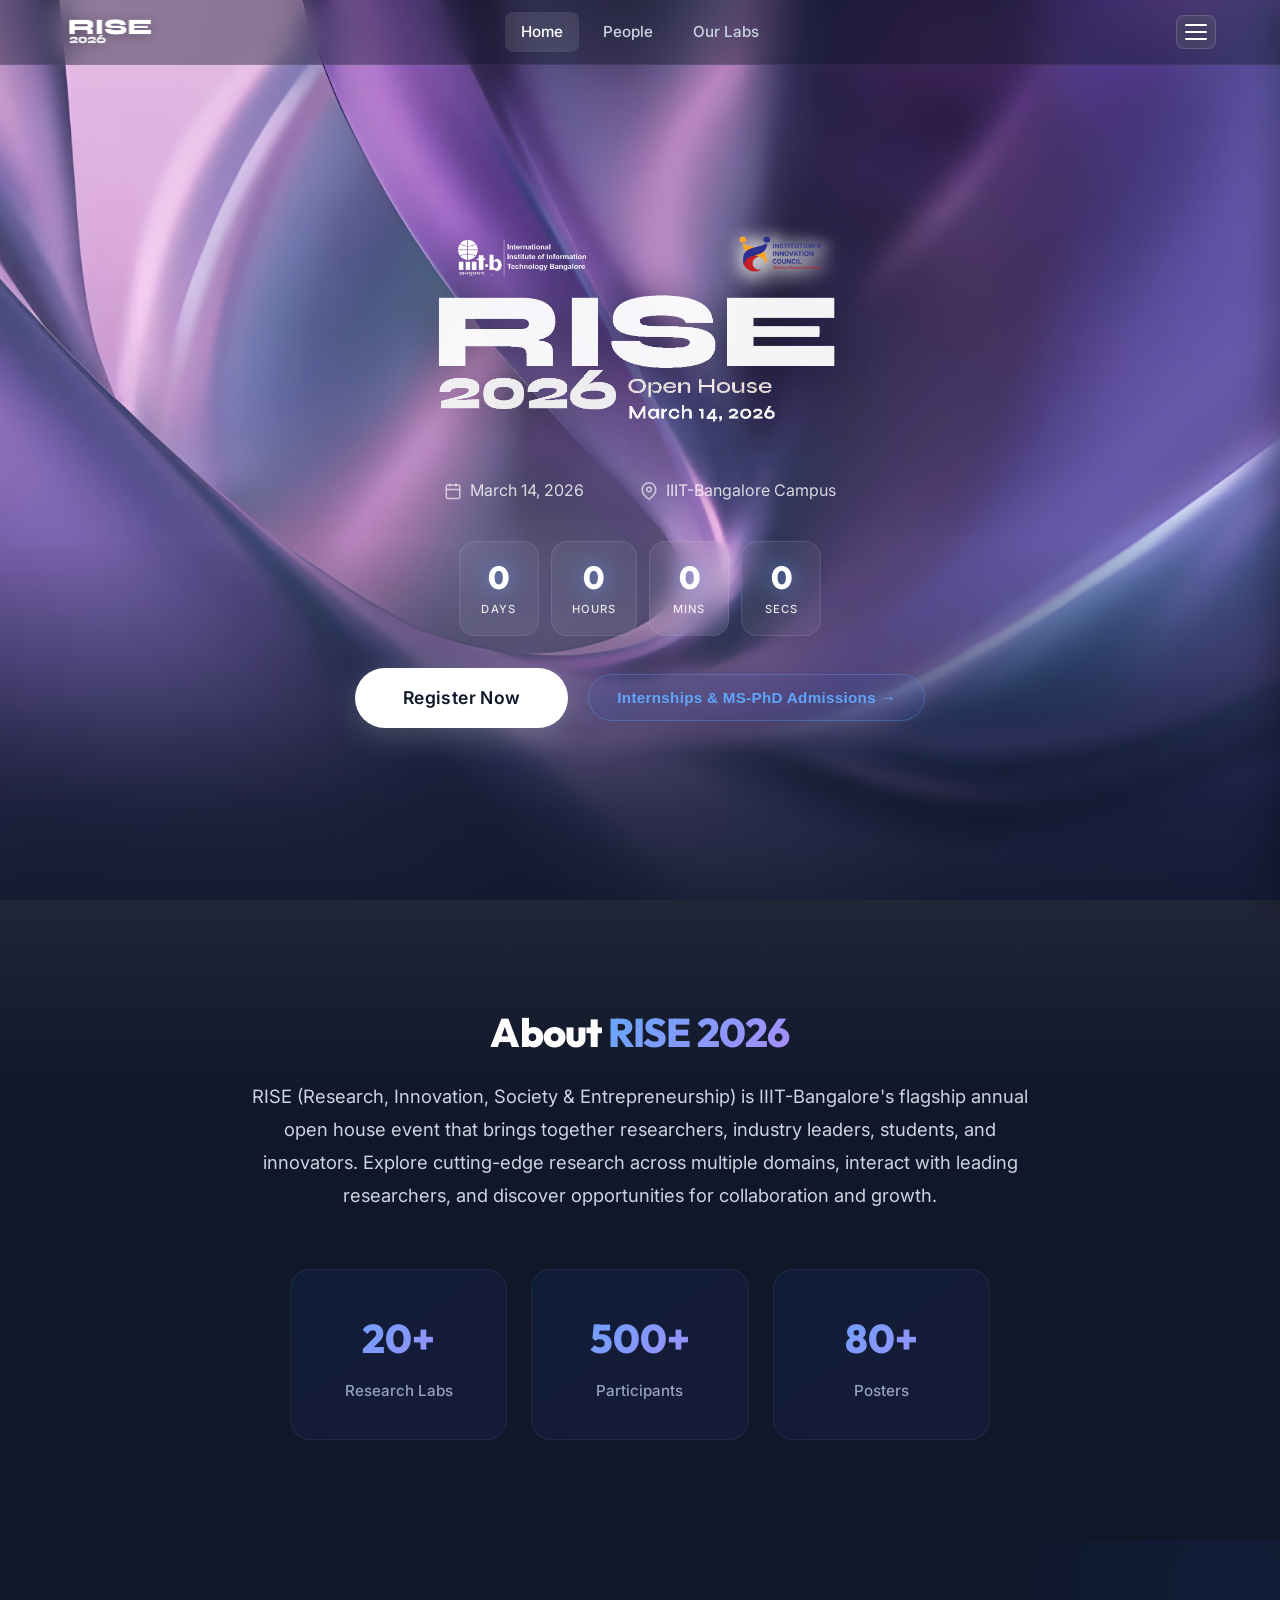
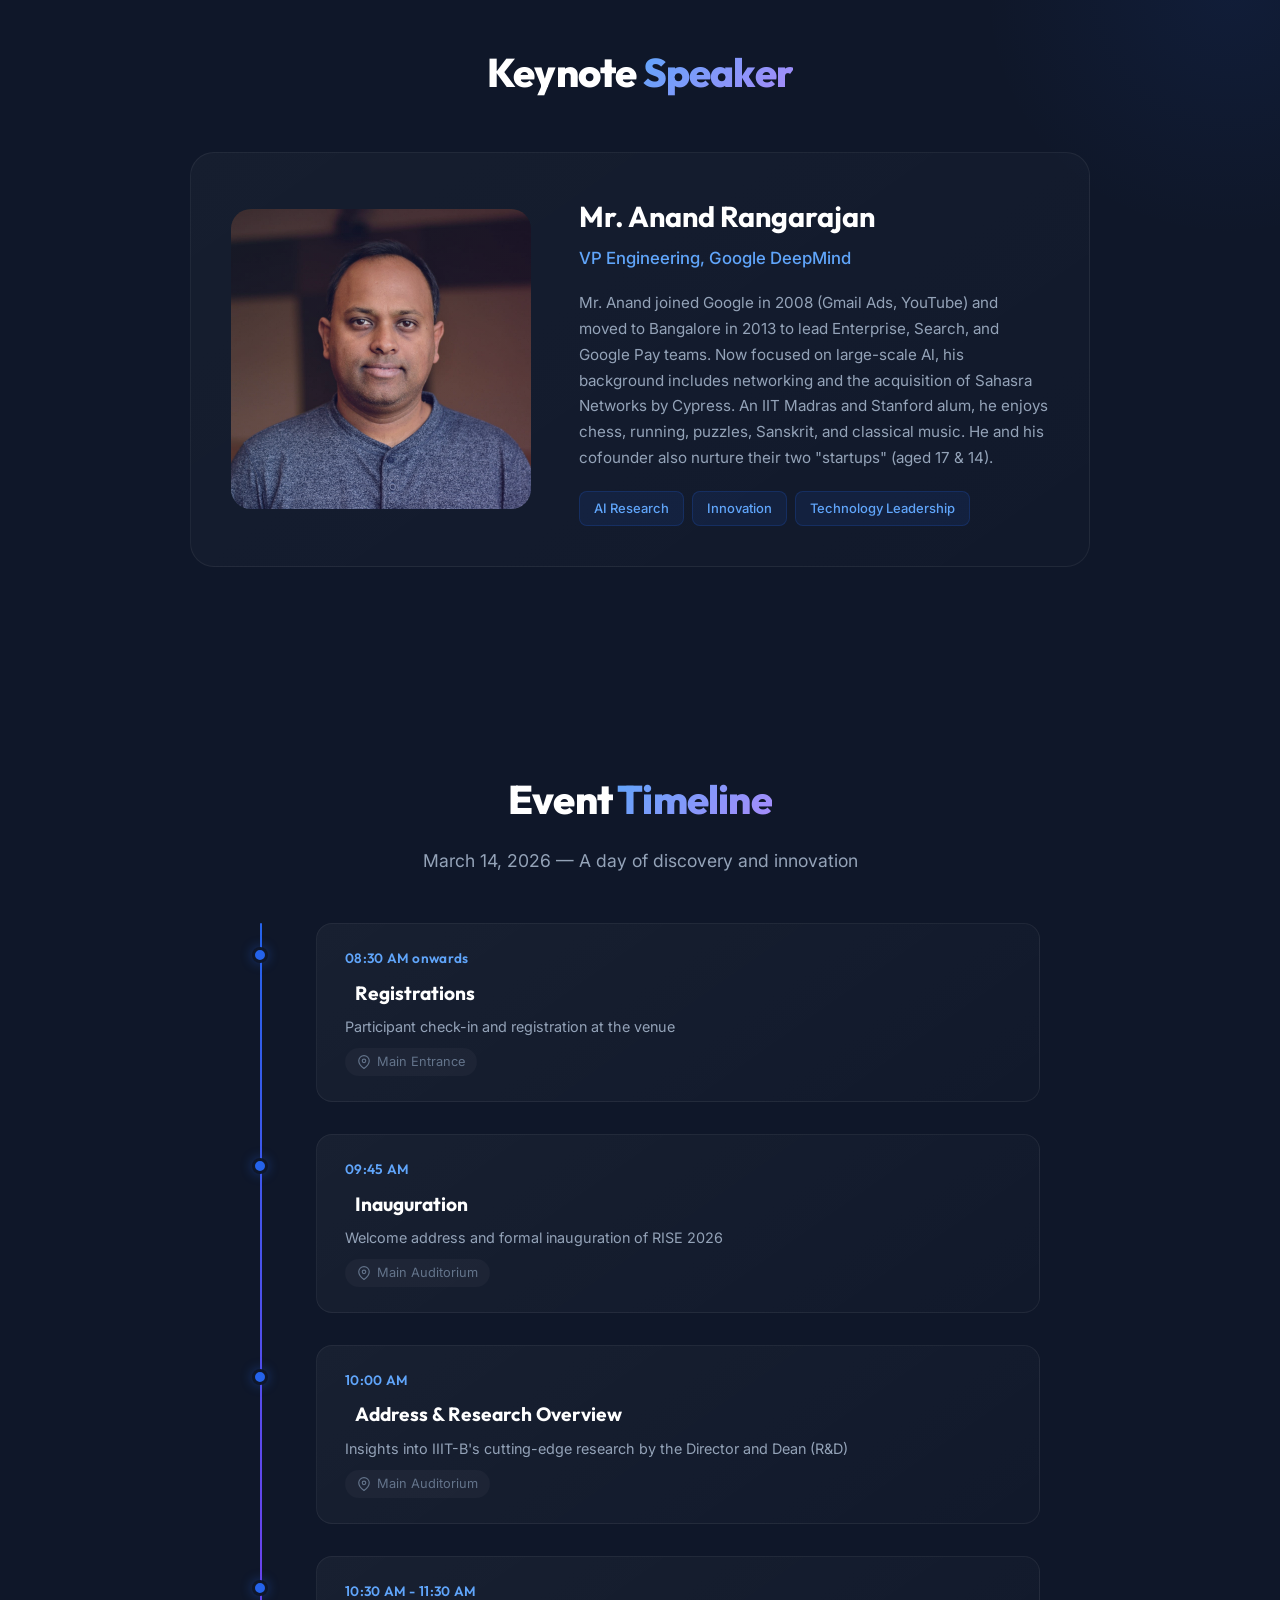
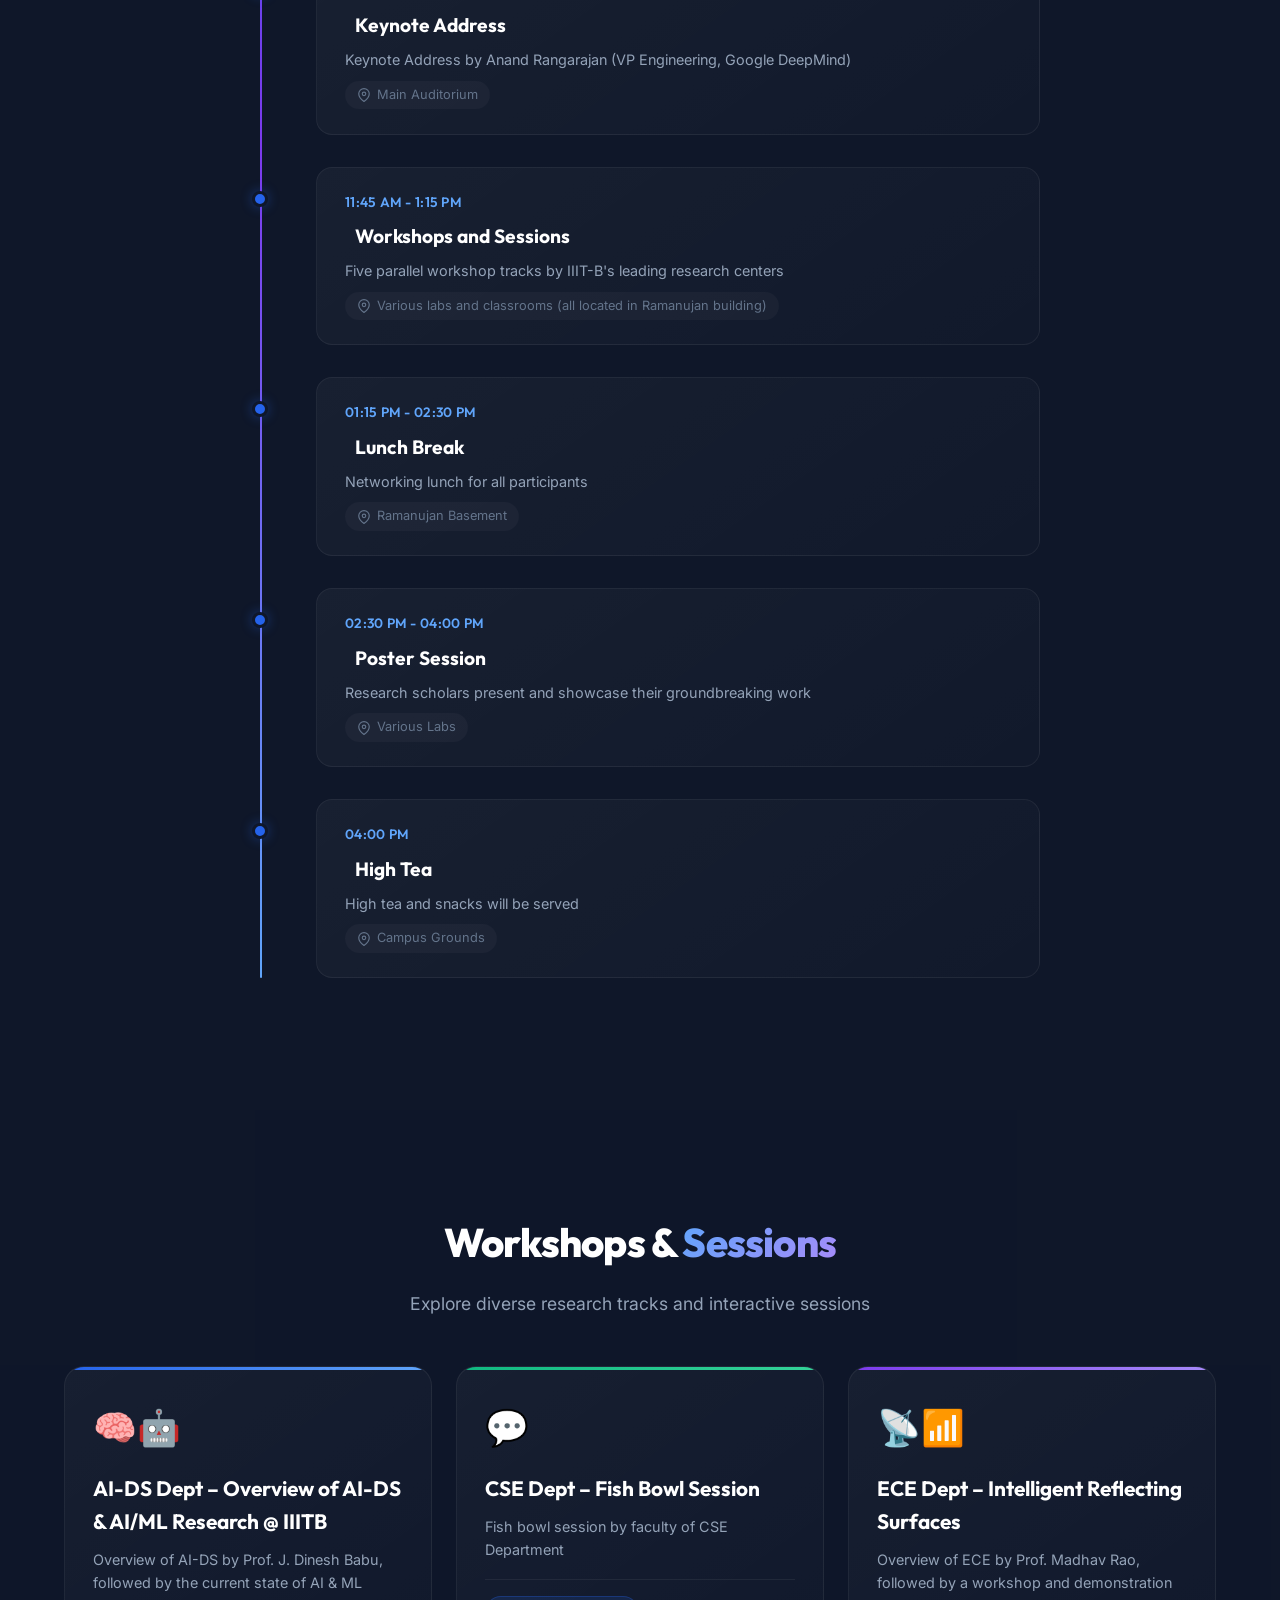
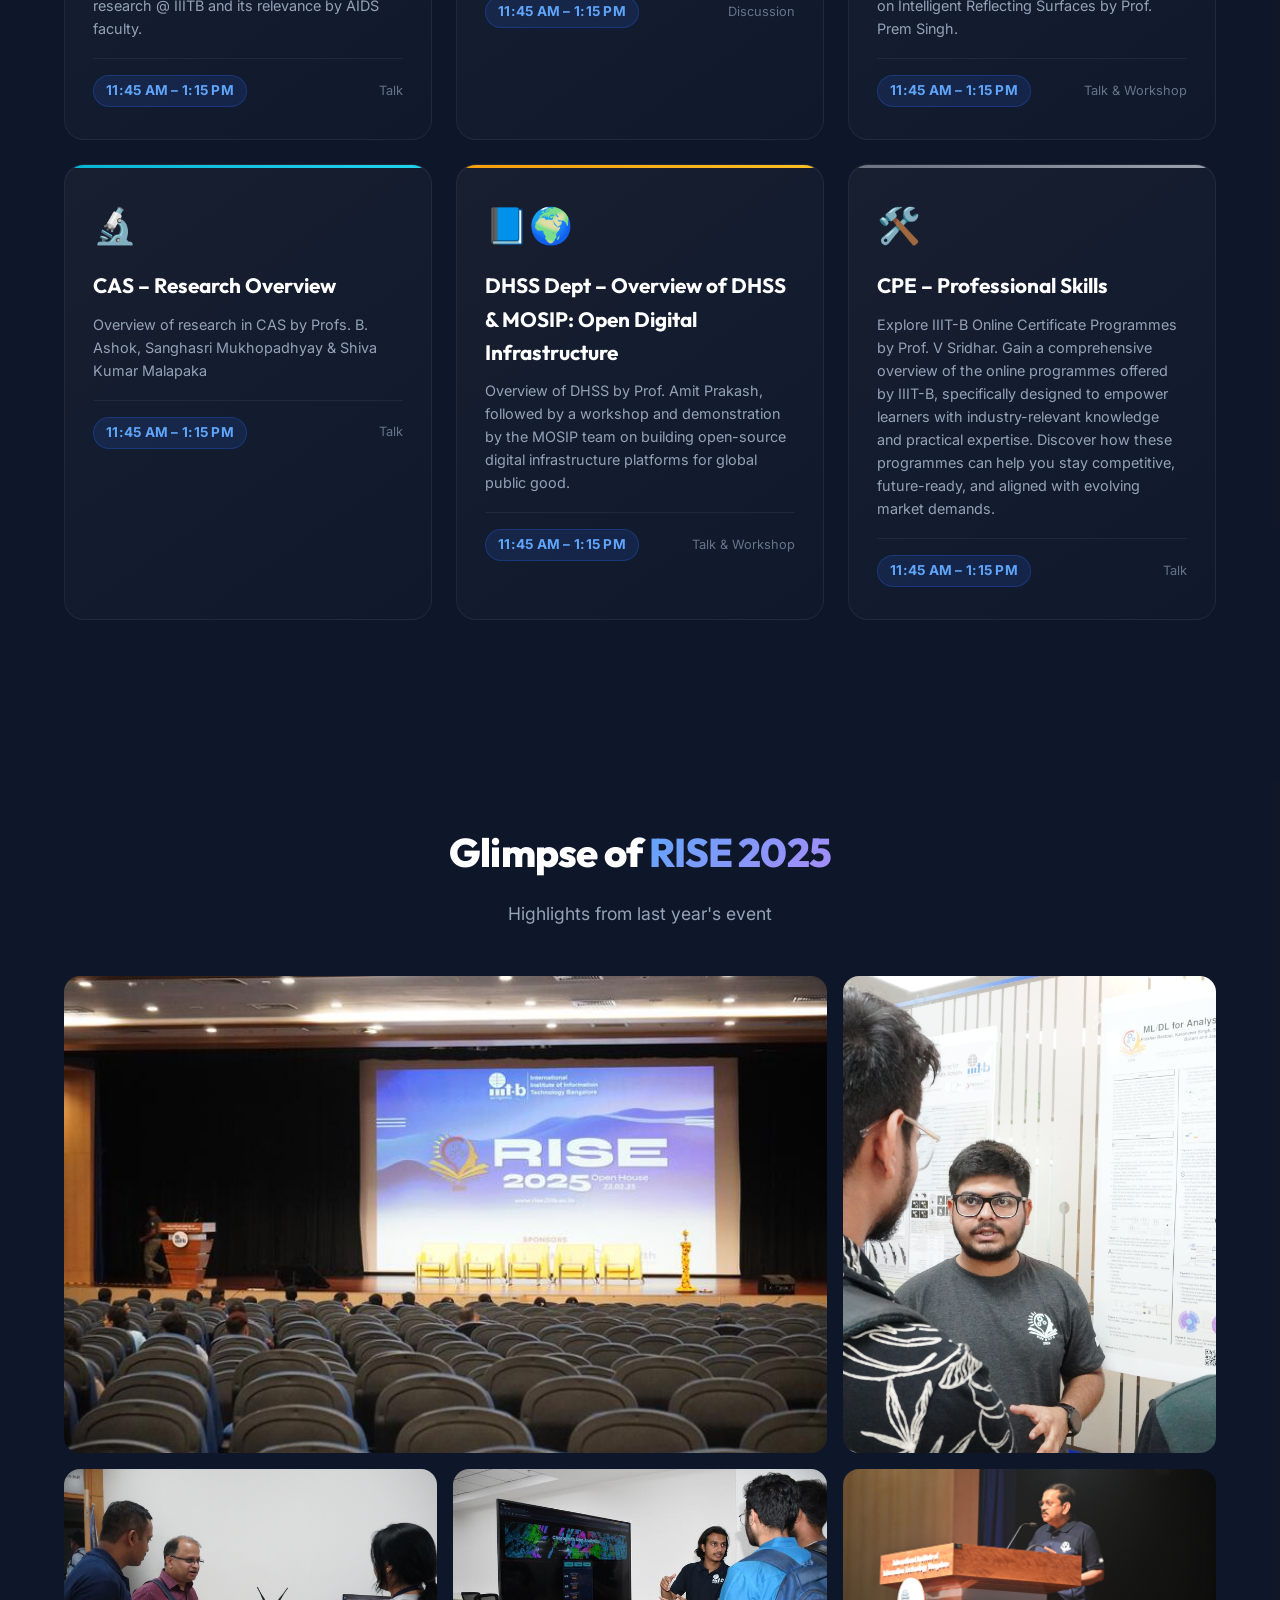
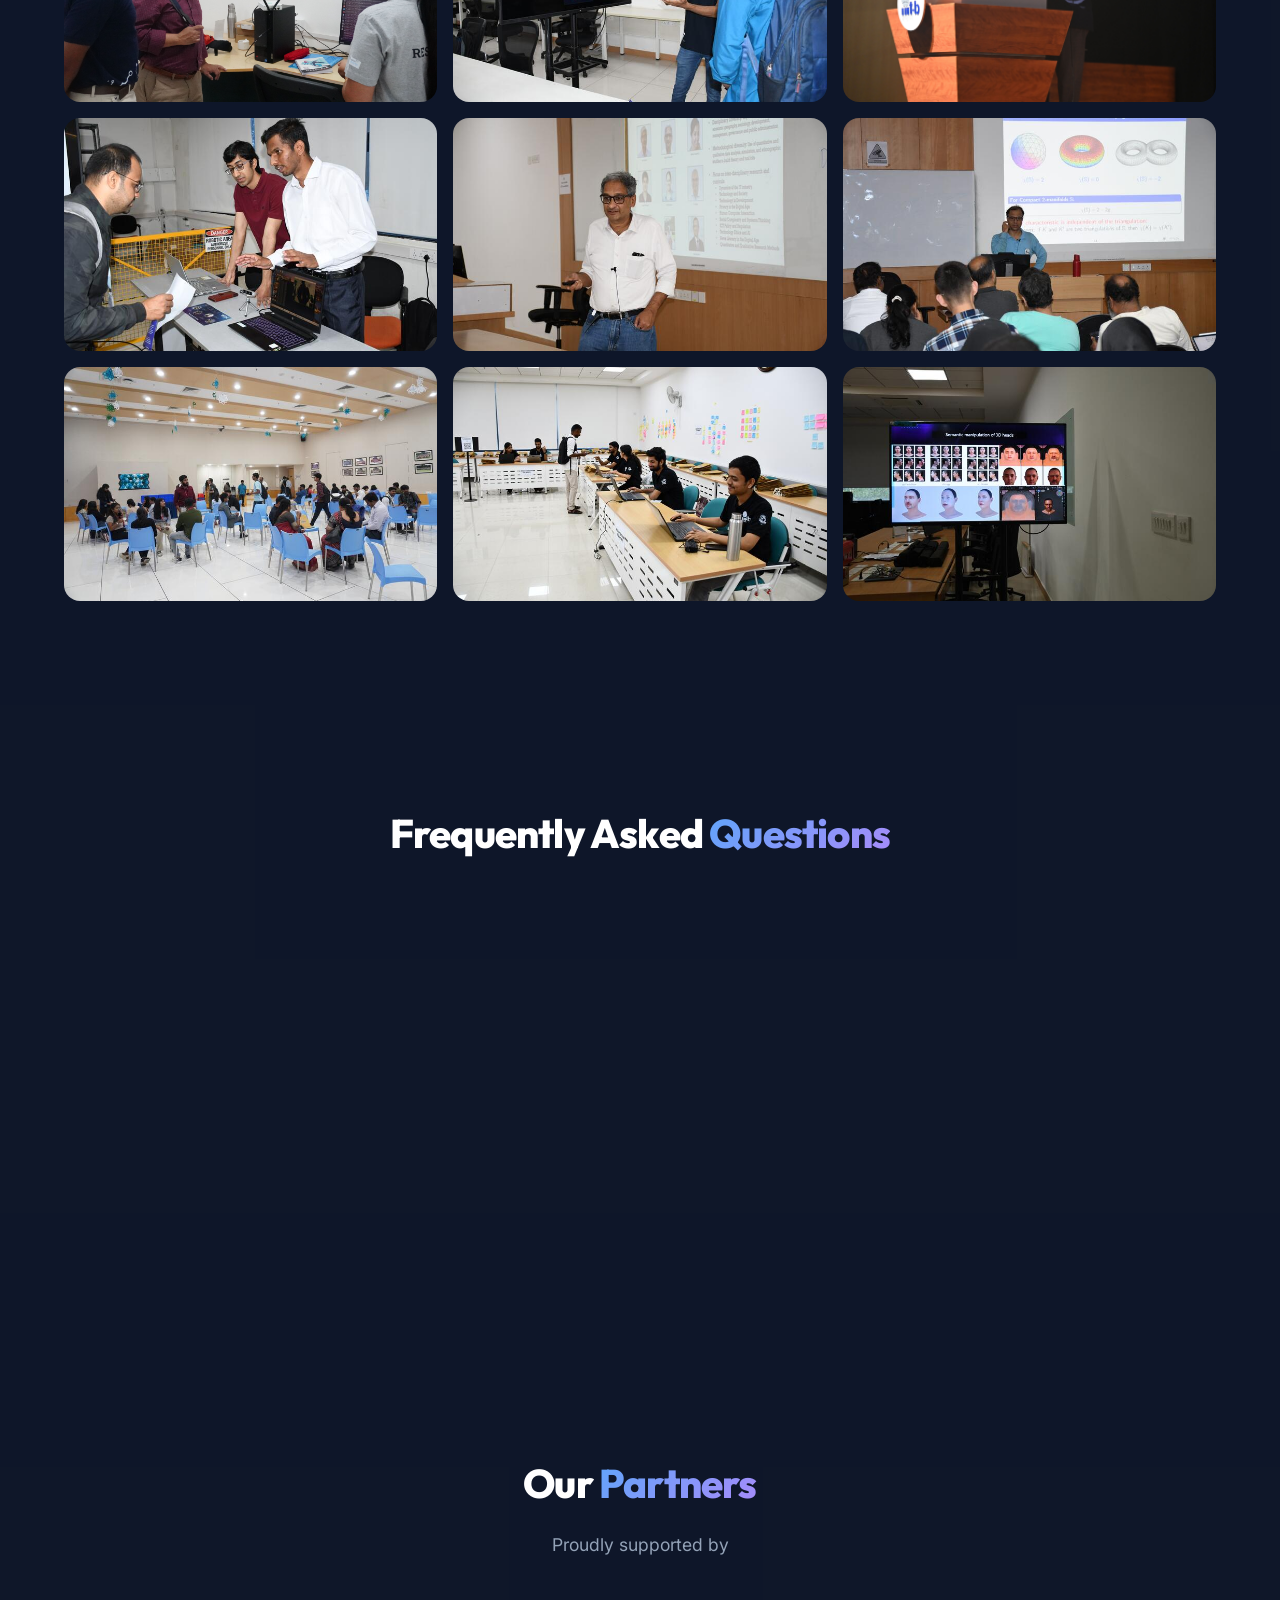
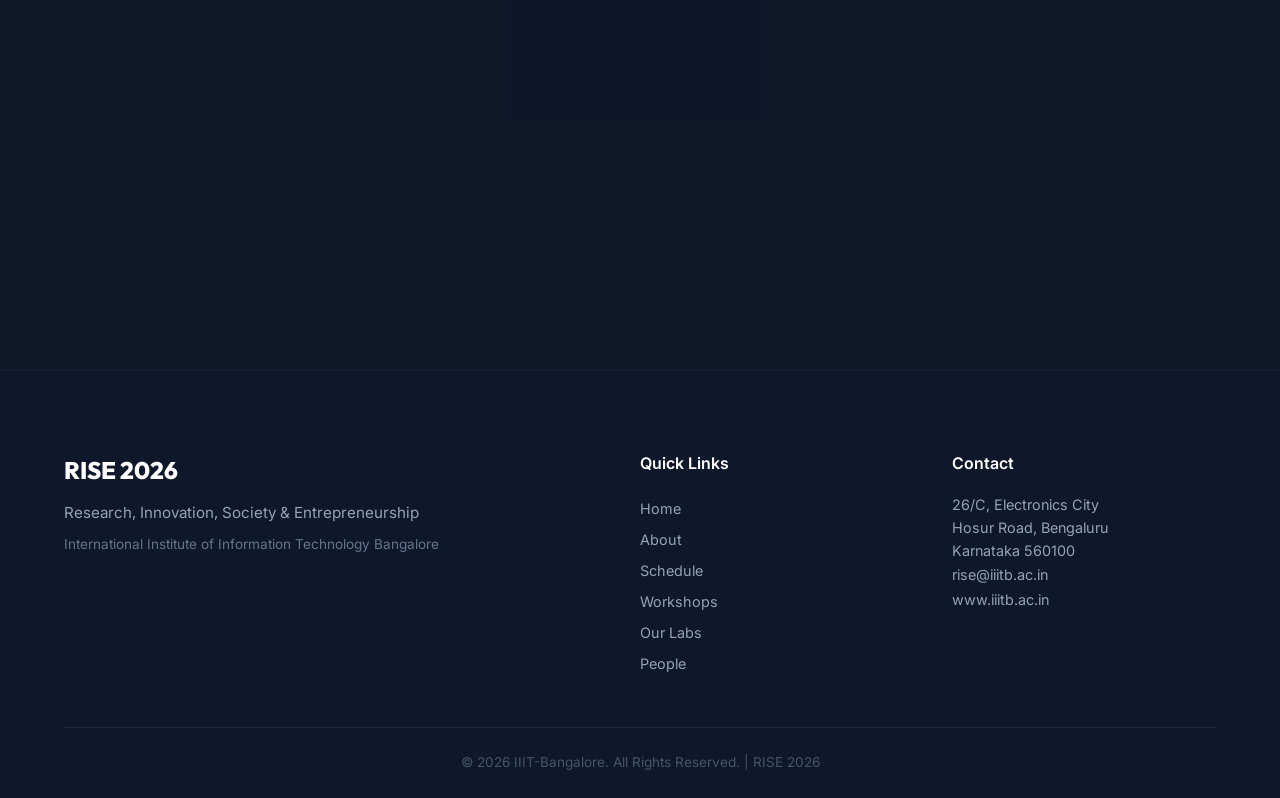
<file: index.html>
<!DOCTYPE html>
<html lang="en">

<head>
    <meta charset="UTF-8">
    <meta name="viewport" content="width=device-width, initial-scale=1.0">
    <title>RISE 2026 — Research, Innovation, Society & Entrepreneurship</title>
    <meta name="description"
        content="RISE 2026 Open House at IIIT-Bangalore. Experience cutting-edge research, innovation, and entrepreneurship.">
    <!-- <link rel="icon" href="https://rise.iiitb.ac.in/wp-content/uploads/2022/07/cropped-iiitb_logo-32x32.png" sizes="32x32"> -->
    <link rel="icon" type="image/x-icon" href="/favicon.ico">
    <link rel="stylesheet" href="styles.css">
    <link rel="preconnect" href="https://fonts.googleapis.com">
    <link rel="preconnect" href="https://fonts.gstatic.com" crossorigin>
    <link
        href="https://fonts.googleapis.com/css2?family=Inter:wght@300;400;500;600;700;800;900&family=Outfit:wght@300;400;500;600;700;800;900&display=swap"
        rel="stylesheet">
</head>

<body>

    <!-- Cursor Glow -->
    <div class="cursor-glow" id="cursorGlow"></div>

    <!-- ===== NAVBAR ===== -->
    <nav class="navbar" id="navbar">
        <div class="nav-container">
            <a href="#" class="nav-logo"><img src="assets/RISE 2026 Text logo.png" alt="RISE 2026"></a>
            <div class="nav-visible-links">
                <a href="index.html#home" class="active">Home</a>
                <a href="people.html">People</a>
                <a href="labs.html">Our Labs</a>
            </div>
            <button class="nav-toggle" id="navToggle" aria-label="Toggle navigation">
                <span></span><span></span><span></span>
            </button>
            <ul class="nav-links" id="navLinks">
                <li><a href="index.html#about">About</a></li>
                <!-- <li><a href="#keynote">Keynote</a></li> -->
                <li><a href="index.html#schedule">Schedule</a></li>
                <li><a href="index.html#workshops">Workshops</a></li>
                <li><a href="index.html#gallery">Gallery</a></li>
                <li><a href="index.html#faq">FAQ</a></li>
                <li><a href="people.html">People</a></li>
            </ul>
        </div>
    </nav>
    <div class="nav-overlay" id="navOverlay"></div>

    <!-- ===== PAGE WRAPPER (shared background) ===== -->
    <div class="page-wrapper">
        <div class="page-overlay" id="pageOverlay"></div>

        <!-- ===== HERO SECTION ===== -->
        <section class="hero" id="home">
            <div class="hero-bg"></div>
            <div class="hero-content">
                <div class="hero-top-logos">
                    <img src="assets/all-logos/iiitb-trademark-logo-full-white.png" alt="IIIT-Bangalore Logo"
                        class="hero-top-logo">
                    <div class="logo-iic"><img src="assets/iiclogo-1.webp" alt="Institution Innovation Council" class="hero-top-logo"></div>
                </div>
                <div class="hero-logos">
                    <img src="assets/RISE 2026 Open House logo.png" alt="RISE 2026 Logo"
                        class="hero-logo hero-logo-rise">
                </div>
                <div class="hero-info">
                    <a href="https://calendar.google.com/calendar/render?action=TEMPLATE&text=RISE+2026+Open+House&dates=20260314T033000Z/20260314T123000Z&details=Research,+Innovation,+Society+%26+Entrepreneurship+open+house+event.&location=IIIT-Bangalore"
                        target="_blank" class="hero-info-item hero-link">
                        <svg width="18" height="18" viewBox="0 0 24 24" fill="none" stroke="currentColor"
                            stroke-width="2">
                            <rect x="3" y="4" width="18" height="18" rx="2" ry="2" />
                            <line x1="16" y1="2" x2="16" y2="6" />
                            <line x1="8" y1="2" x2="8" y2="6" />
                            <line x1="3" y1="10" x2="21" y2="10" />
                        </svg>
                        March 14, 2026
                    </a>
                    <a href="https://maps.app.goo.gl/cZK3pU5v3Tz4WcGn8" target="_blank"
                        class="hero-info-item hero-link">
                        <svg width="18" height="18" viewBox="0 0 24 24" fill="none" stroke="currentColor"
                            stroke-width="2">
                            <path d="M21 10c0 7-9 13-9 13s-9-6-9-13a9 9 0 0 1 18 0z" />
                            <circle cx="12" cy="10" r="3" />
                        </svg>
                        IIIT-Bangalore Campus
                    </a>
                </div>

                <!-- Countdown Timer -->
                <div class="countdown" id="countdown">
                    <div class="countdown-item">
                        <span class="countdown-number" id="countdown-days">--</span>
                        <span class="countdown-label">Days</span>
                    </div>
                    <div class="countdown-item">
                        <span class="countdown-number" id="countdown-hours">--</span>
                        <span class="countdown-label">Hours</span>
                    </div>
                    <div class="countdown-item">
                        <span class="countdown-number" id="countdown-minutes">--</span>
                        <span class="countdown-label">Mins</span>
                    </div>
                    <div class="countdown-item">
                        <span class="countdown-number" id="countdown-seconds">--</span>
                        <span class="countdown-label">Secs</span>
                    </div>
                </div>

                <div class="hero-cta">
                    <a href="https://forms.office.com/r/NYBp0vyTGw" class="btn-register" id="registerBtn">Register
                        Now</a>
                    <button class="banner-link" id="internshipsBtn">Internships & MS-PhD Admissions →</button>
                </div>
            </div>
        </section>

        <!-- ===== ABOUT SECTION ===== -->
        <section class="about" id="about">
            <div class="container">
                <h2 class="section-title">About <span class="highlight">RISE 2026</span></h2>
                <p class="about-text">
                    RISE (Research, Innovation, Society & Entrepreneurship) is IIIT-Bangalore's flagship annual open
                    house event that brings together researchers, industry leaders, students, and innovators.
                    Explore cutting-edge research across multiple domains, interact with leading researchers, and
                    discover opportunities for collaboration and growth.
                </p>
                <div class="stats-grid">
                    <div class="stat-card">
                        <span class="stat-number">20+</span>
                        <span class="stat-label">Research Labs</span>
                    </div>
                    <div class="stat-card">
                        <span class="stat-number">500+</span>
                        <span class="stat-label">Participants</span>
                    </div>
                    <div class="stat-card">
                        <span class="stat-number">80+</span>
                        <span class="stat-label">Posters</span>
                    </div>
                </div>
            </div>
        </section>

        <!-- ===== KEYNOTE SECTION ===== -->
        <section class="keynote" id="keynote">
            <div class="container">
                <h2 class="section-title">Keynote <span class="highlight">Speaker</span></h2>
                <div class="keynote-card">
                    <div class="keynote-image">
                        <img src="assets/sponsors/speaker_image.jpeg" alt="Mr. Anand Rangarajan">
                        <div class="keynote-image-overlay"></div>
                    </div>
                    <div class="keynote-info">
                        <h3 class="keynote-name">Mr. Anand Rangarajan</h3>
                        <p class="keynote-title">VP Engineering, Google DeepMind</p>
                        <p class="keynote-bio">
                            Mr. Anand joined Google in 2008 (Gmail Ads, YouTube) and moved to Bangalore in 2013 to lead
                            Enterprise, Search, and Google Pay teams. Now focused on large-scale Al, his background
                            includes networking and the acquisition of Sahasra Networks by Cypress. An IIT Madras and
                            Stanford alum, he enjoys chess, running, puzzles, Sanskrit, and classical music. He and his
                            cofounder also nurture their two "startups" (aged 17 & 14).
                        </p>
                        <div class="keynote-tags">
                            <span class="tag">AI Research</span>
                            <span class="tag">Innovation</span>
                            <span class="tag">Technology Leadership</span>
                        </div>
                    </div>
                </div>
            </div>
        </section>

        <!-- ===== SCHEDULE/TIMELINE SECTION ===== -->
        <section class="schedule" id="schedule">
            <div class="container">
                <h2 class="section-title">Event <span class="highlight">Timeline</span></h2>
                <p class="section-subtitle">March 14, 2026 — A day of discovery and innovation</p>
                <div class="timeline" id="timeline">
                    <!-- Dynamically populated from data/schedule.js -->
                </div>
            </div>
        </section>

        <!-- ===== WORKSHOPS SECTION ===== -->
        <section class="workshops" id="workshops">
            <div class="container">
                <h2 class="section-title">Workshops & <span class="highlight">Sessions</span></h2>
                <p class="section-subtitle">Explore diverse research tracks and interactive sessions</p>
                <div class="workshops-grid" id="workshopsGrid">
                    <!-- Dynamically populated from data/workshops.js -->
                </div>
            </div>
        </section>

        <!-- ===== GALLERY SECTION ===== -->
        <section class="gallery" id="gallery">
            <div class="container">
                <h2 class="section-title">Glimpse of <span class="highlight">RISE 2025</span></h2>
                <p class="section-subtitle">Highlights from last year's event</p>
                <div class="gallery-grid" id="galleryGrid">
                    <div class="gallery-item large">
                        <img src="assets/glimpse/pic1.jpg" alt="RISE 2025 Auditorium" loading="lazy">
                    </div>
                    <div class="gallery-item">
                        <img src="assets/glimpse/pic2.jpg" alt="RISE 2025 Poster Session" loading="lazy">
                    </div>
                    <div class="gallery-item">
                        <img src="assets/glimpse/pic3.jpg" alt="RISE 2025 Poster Session" loading="lazy">
                    </div>
                    <div class="gallery-item">
                        <img src="assets/glimpse/pic4.jpg" alt="RISE 2025 Poster Session" loading="lazy">
                    </div>
                    <div class="gallery-item">
                        <img src="assets/glimpse/pic5.jpg" alt="RISE 2025 Poster Session" loading="lazy">
                    </div>
                    <div class="gallery-item">
                        <img src="assets/glimpse/pic6.jpg" alt="RISE 2025 Poster Session" loading="lazy">
                    </div>
                    <div class="gallery-item">
                        <img src="assets/glimpse/pic7.jpg" alt="RISE 2025 Workshop Demo" loading="lazy">
                    </div>
                    <div class="gallery-item">
                        <img src="assets/glimpse/pic8.jpg" alt="RISE 2025 Workshop Demo" loading="lazy">
                    </div>
                    <div class="gallery-item">
                        <img src="assets/glimpse/pic9.jpg" alt="RISE 2025 Networking time" loading="lazy">
                    </div>
                    <div class="gallery-item">
                        <img src="assets/glimpse/pic10.jpg" alt="RISE 2025 Registration Desk" loading="lazy">
                    </div>
                    <div class="gallery-item">
                        <img src="assets/glimpse/pic11.jpg" alt="RISE 2025 one of research demo" loading="lazy">
                    </div>
                </div>
            </div>
        </section>

        <!-- ===== FAQ SECTION ===== -->
        <section class="faq" id="faq">
            <div class="container">
                <h2 class="section-title">Frequently Asked <span class="highlight">Questions</span></h2>
                <div class="faq-list" id="faqList">
                    <!-- Dynamically populated from data/faq.js -->
                </div>
            </div>
        </section>

        <!-- ===== SPONSORS SECTION ===== -->
        <section class="sponsors" id="sponsors">
            <div class="container">
                <h2 class="section-title">Our <span class="highlight">Partners</span></h2>
                <p class="section-subtitle">Proudly supported by</p>
                <div class="sponsors-grid" id="sponsorsGrid">
                    <!-- Dynamically populated from data/sponsors.js -->
                </div>
            </div>
        </section>

    </div><!-- end page-wrapper -->

    <!-- ===== FOOTER ===== -->
    <footer class="footer">
        <div class="container">
            <div class="footer-content">
                <div class="footer-brand">
                    <h3 class="footer-logo">RISE 2026</h3>
                    <p class="footer-tagline">Research, Innovation, Society & Entrepreneurship</p>
                    <p class="footer-org">International Institute of Information Technology Bangalore</p>
                </div>
                <div class="footer-links">
                    <h4>Quick Links</h4>
                    <a href="#home">Home</a>
                    <a href="#about">About</a>
                    <a href="#schedule">Schedule</a>
                    <a href="#workshops">Workshops</a>
                    <a href="labs.html">Our Labs</a>
                    <a href="people.html">People</a>
                </div>
                <div class="footer-contact">
                    <h4>Contact</h4>
                    <p>26/C, Electronics City</p>
                    <p>Hosur Road, Bengaluru</p>
                    <p>Karnataka 560100</p>
                    <a href="mailto:rise@iiitb.ac.in">rise@iiitb.ac.in</a><br>
                    <a href="https://www.iiitb.ac.in" target="_blank">www.iiitb.ac.in</a>
                </div>
            </div>
            <div class="footer-bottom">
                <p>&copy; 2026 IIIT-Bangalore. All Rights Reserved. | RISE 2026</p>
            </div>
        </div>
    </footer>

    <!-- ===== INTERNSHIPS MODAL ===== -->
    <div class="modal-overlay" id="internshipsModal">
        <div class="modal-card">
            <button class="modal-close" id="modalClose">&times;</button>
            <h2 class="modal-title">Internships & <span class="highlight">MS-PhD Admissions</span></h2>
            <p><strong><span class="highlight--gold">28+ summer internships available</span> at IIIT-B, application
                    process to be announced during the event.</strong></p>
            <p class="modal-subtitle">Explore academic and research opportunities at IIIT-Bangalore</p>
            <div class="modal-grid">
                <div class="modal-item">
                    <div class="modal-item-icon">💼</div>
                    <h3>Summer Internship</h3>
                    <p>Summer internship opportunities to work with IIIT-B's research groups and labs.</p>
                    <a href="https://iiitb.ac.in/summer-internship" target="_blank" class="modal-link">Learn More →</a>
                </div>
                <div class="modal-item">
                    <div class="modal-item-icon">🔬</div>
                    <h3>MS & PhD Admissions</h3>
                    <p>Research-focused programmes for those who wish to pursue advanced research.</p>
                    <a href="https://iiitb.ac.in/courses/master-of-science-by-researchdoctor-of-philosophy"
                        target="_blank" class="modal-link">Learn More →</a>
                </div>
            </div>
        </div>
    </div>

    <!-- ===== DATA FILES ===== -->
    <script src="data/schedule.js"></script>
    <script src="data/workshops.js"></script>
    <script src="data/sponsors.js"></script>
    <script src="data/faq.js"></script>

    <script src="https://code.jquery.com/jquery-3.7.1.min.js"></script>
    <script src="script.js"></script>
</body>

</html>
</file>
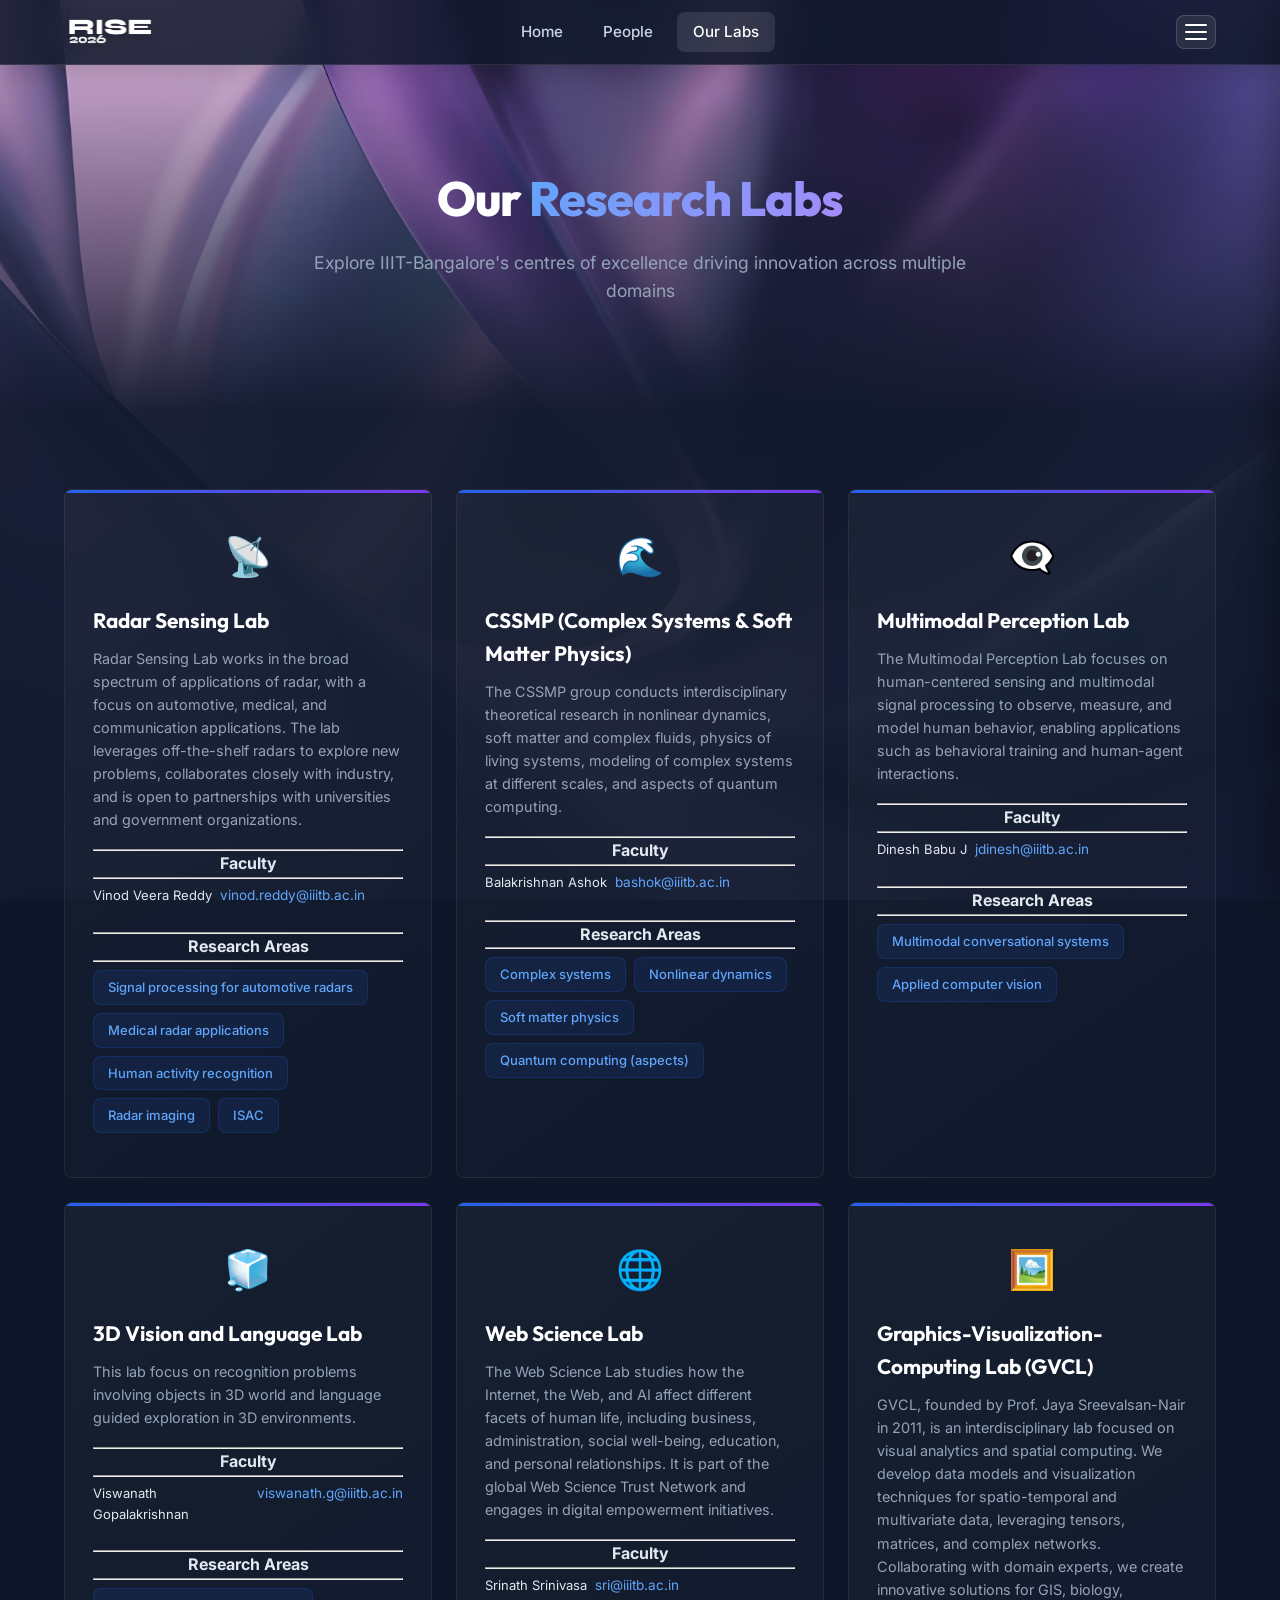
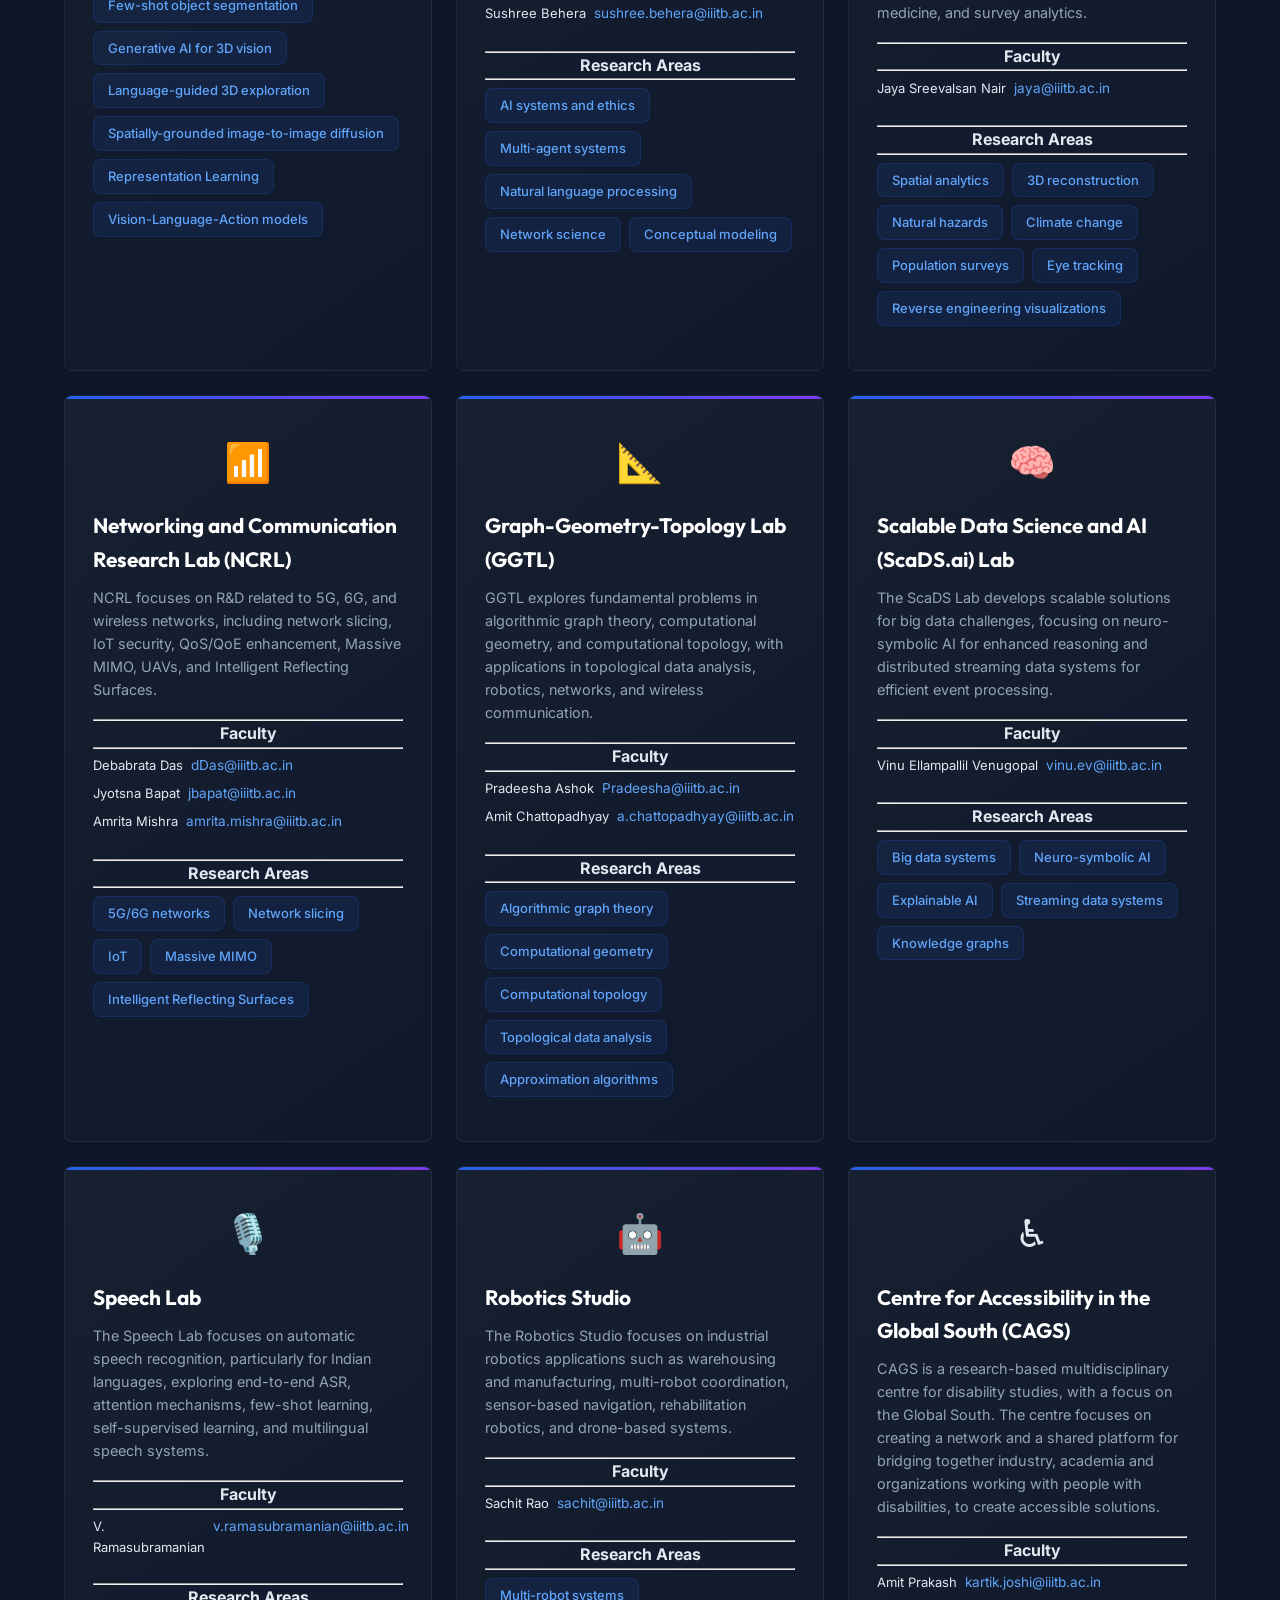
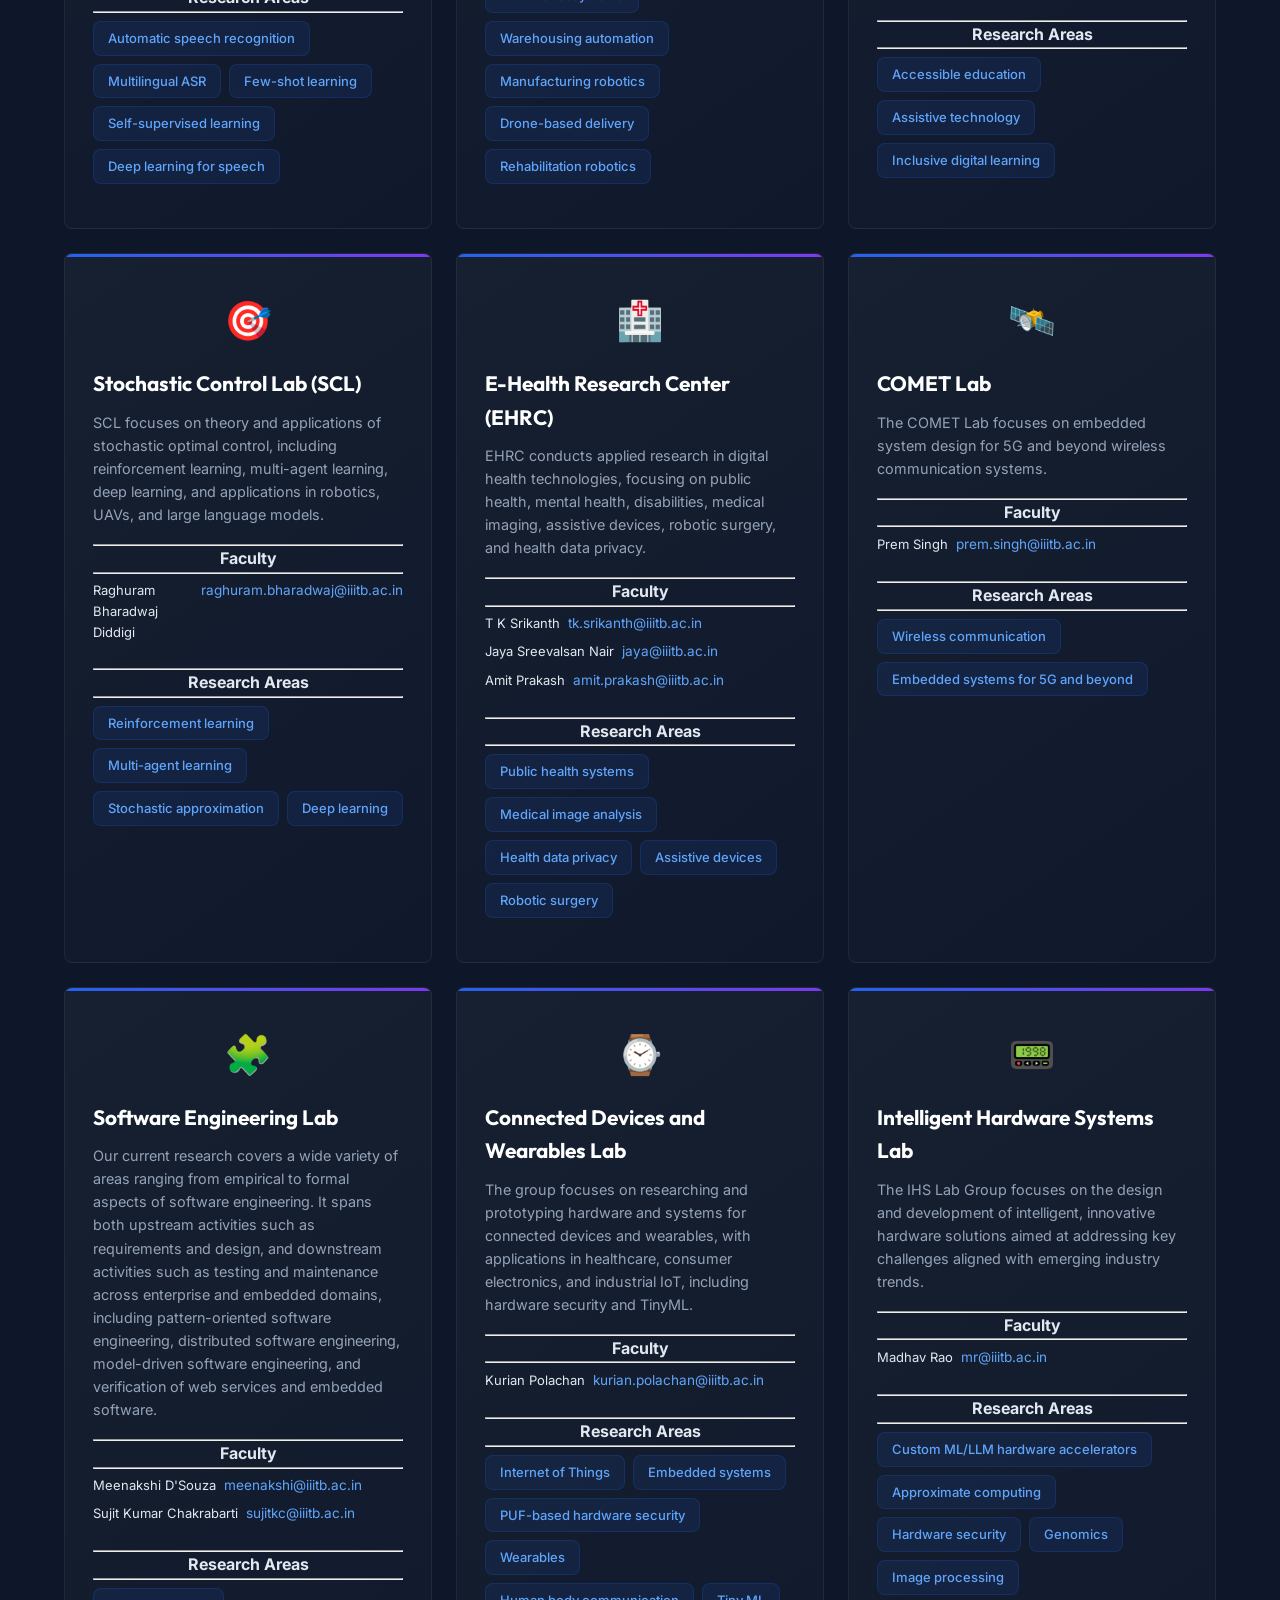
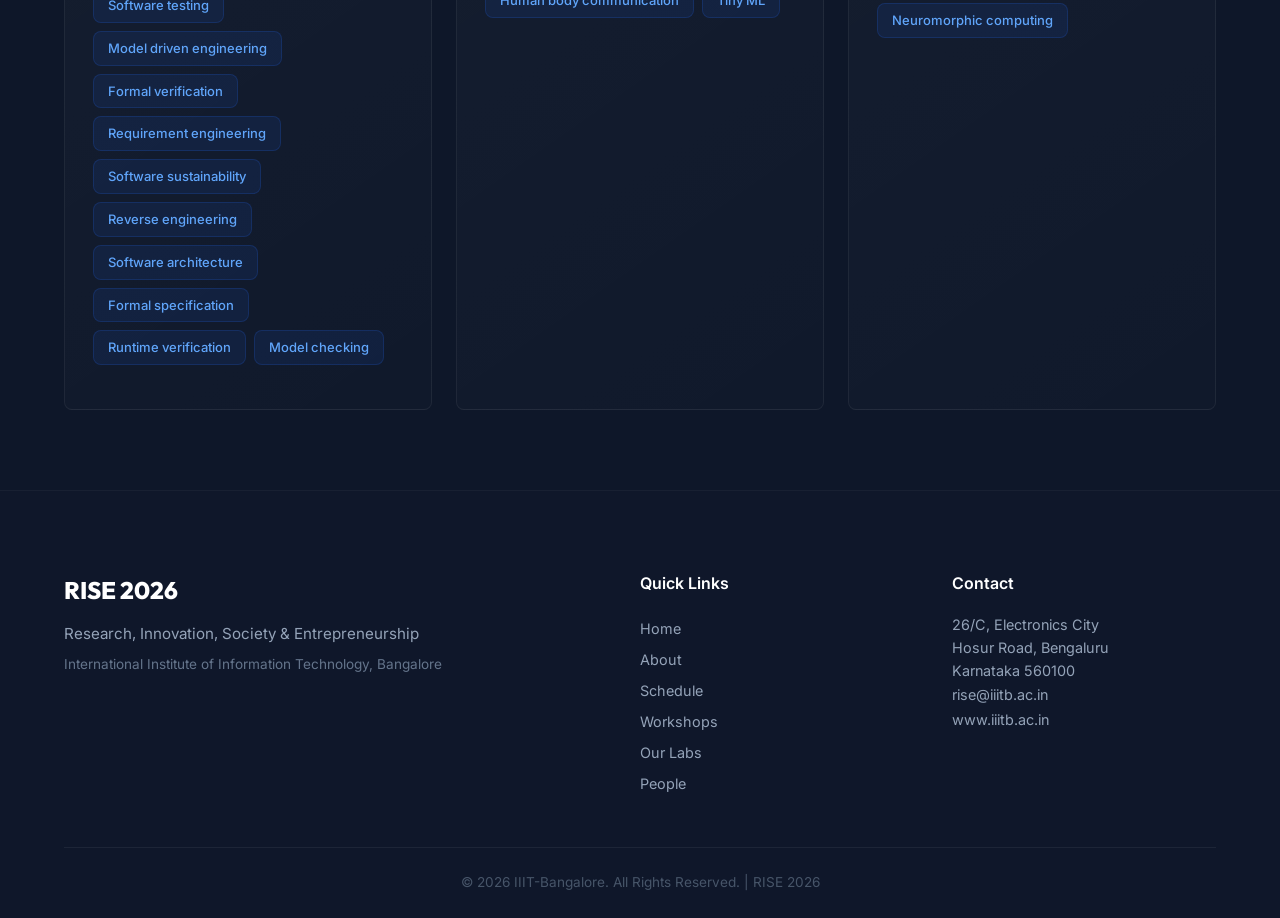
<file: labs.html>
<!DOCTYPE html>
<html lang="en">

<head>
    <meta charset="UTF-8">
    <meta name="viewport" content="width=device-width, initial-scale=1.0">
    <title>Our Labs — RISE 2026 | IIIT-Bangalore</title>
    <meta name="description"
        content="Explore IIIT-Bangalore's cutting-edge research labs at RISE 2026. Discover innovations across AI, healthcare, accessibility, cybersecurity, and more.">
    <link rel="icon" href="https://rise.iiitb.ac.in/wp-content/uploads/2022/07/cropped-iiitb_logo-32x32.png"
        sizes="32x32">
    <link rel="stylesheet" href="styles.css">
    <link rel="preconnect" href="https://fonts.googleapis.com">
    <link rel="preconnect" href="https://fonts.gstatic.com" crossorigin>
    <link
        href="https://fonts.googleapis.com/css2?family=Inter:wght@300;400;500;600;700;800;900&family=Outfit:wght@300;400;500;600;700;800;900&display=swap"
        rel="stylesheet">
</head>

<body>

    <!-- Cursor Glow -->
    <div class="cursor-glow" id="cursorGlow"></div>

    <!-- ===== NAVBAR ===== -->
    <nav class="navbar scrolled" id="navbar">
        <div class="nav-container">
            <a href="index.html" class="nav-logo"><img src="assets/RISE 2026 Text logo.png" alt="RISE 2026"></a>
            <div class="nav-visible-links">
                <a href="index.html#home">Home</a>
                <a href="people.html">People</a>
                <a href="labs.html" class="active">Our Labs</a>
            </div>
            <button class="nav-toggle" id="navToggle" aria-label="Toggle navigation">
                <span></span><span></span><span></span>
            </button>
            <ul class="nav-links" id="navLinks">
                <li><a href="index.html#about">About</a></li>
                <li><a href="index.html#schedule">Schedule</a></li>
                <li><a href="index.html#workshops">Workshops</a></li>
                <li><a href="index.html#gallery">Gallery</a></li>
                <li><a href="index.html#faq">FAQ</a></li>
            </ul>
        </div>
    </nav>
    <div class="nav-overlay" id="navOverlay"></div>

    <!-- ===== PAGE WRAPPER ===== -->
    <div class="page-wrapper">

        <!-- ===== SUBPAGE HERO ===== -->
        <section class="subpage-hero">
            <div class="hero-content">
                <h1 class="section-title">Our <span class="highlight">Research Labs</span></h1>
                <p class="section-subtitle">Explore IIIT-Bangalore's centres of excellence driving innovation across
                    multiple domains</p>
            </div>
        </section>

        <!-- ===== LABS SECTION ===== -->
        <section class="labs-section">
            <div class="container">
                <div class="labs-grid" id="labsGrid">
                    <!-- Dynamically populated from data/labs.js -->
                </div>
            </div>
        </section>

    </div><!-- end page-wrapper -->

    <!-- ===== FOOTER ===== -->
    <footer class="footer">
        <div class="container">
            <div class="footer-content">
                <div class="footer-brand">
                    <h3 class="footer-logo">RISE 2026</h3>
                    <p class="footer-tagline">Research, Innovation, Society & Entrepreneurship</p>
                    <p class="footer-org">International Institute of Information Technology, Bangalore</p>
                </div>
                <div class="footer-links">
                    <h4>Quick Links</h4>
                    <a href="index.html">Home</a>
                    <a href="index.html#about">About</a>
                    <a href="index.html#schedule">Schedule</a>
                    <a href="index.html#workshops">Workshops</a>
                    <a href="labs.html">Our Labs</a>
                    <a href="people.html">People</a>
                </div>
                <div class="footer-contact">
                    <h4>Contact</h4>
                    <p>26/C, Electronics City</p>
                    <p>Hosur Road, Bengaluru</p>
                    <p>Karnataka 560100</p>
                    <a href="mailto:rise@iiitb.ac.in">rise@iiitb.ac.in</a><br>
                    <a href="https://www.iiitb.ac.in" target="_blank">www.iiitb.ac.in</a>
                </div>
            </div>
            <div class="footer-bottom">
                <p>&copy; 2026 IIIT-Bangalore. All Rights Reserved. | RISE 2026</p>
            </div>
        </div>
    </footer>

    <!-- ===== DATA FILES ===== -->
    <script src="data/labs.js"></script>

    <script src="https://code.jquery.com/jquery-3.7.1.min.js"></script>
    <script>
        $(document).ready(function () {
            // Cursor glow
            const $glow = $('#cursorGlow');
            $(document).on('mousemove', function (e) {
                $glow.css({ left: e.clientX + 'px', top: e.clientY + 'px' });
                if (!$glow.hasClass('visible')) $glow.addClass('visible');
            });
            $(document).on('mouseleave', function () { $glow.removeClass('visible'); });

            // Side menu toggle
            $('#navToggle').on('click', function () {
                $('#navLinks').toggleClass('open');
                $('#navOverlay').toggleClass('active');
                $(this).toggleClass('active');
            });
            $('#navOverlay').on('click', function () {
                $('#navLinks').removeClass('open');
                $('#navOverlay').removeClass('active');
                $('#navToggle').removeClass('active');
            });
            $('.nav-links a').on('click', function () {
                $('#navLinks').removeClass('open');
                $('#navOverlay').removeClass('active');
                $('#navToggle').removeClass('active');
            });

            // Render labs from data
            if (typeof LABS_DATA !== 'undefined') {
                const $grid = $('#labsGrid');
                $.each(LABS_DATA, function (index, lab) {
                    const tags = lab.tags.map(t => `<span class="tag">${t}</span>`).join('');
            const facultyHTML = lab.faculty
                .map(f => `
                    <div class="lab-faculty-item">
                        <span class="lab-faculty-name">${f.name}</span>
                        <a href="mailto:${f.email}" class="lab-faculty-email">
                            ${f.email}
                        </a>
                    </div>
                `)
                .join("");

            const card = `
                <div class="lab-card fade-in">
                    <div class="center lab-card-icon">${lab.icon}</div>

                    <h3 class="lab-title">${lab.name}</h3>
                    <p class="lab-description">${lab.description}</p>

                    <hr>
                    <h4 class="center">Faculty</h4>
                    <hr>
                    ${facultyHTML}
                    <br>

                    <hr>
                    <h4 class="center">Research Areas</h4>
                    <hr>

                    <div class="lab-tags">${tags}</div>
                </div>
            `;
                    $grid.append(card);
                });
            }

            // Fade-in animations
            const observer = new IntersectionObserver(function (entries) {
                entries.forEach(function (entry) {
                    if (entry.isIntersecting) {
                        $(entry.target).addClass('visible');
                        observer.unobserve(entry.target);
                    }
                });
            }, { threshold: 0.1, rootMargin: '0px 0px -50px 0px' });
            $('.fade-in').each(function () { observer.observe(this); });
        });
    </script>
</body>

</html>
</file>
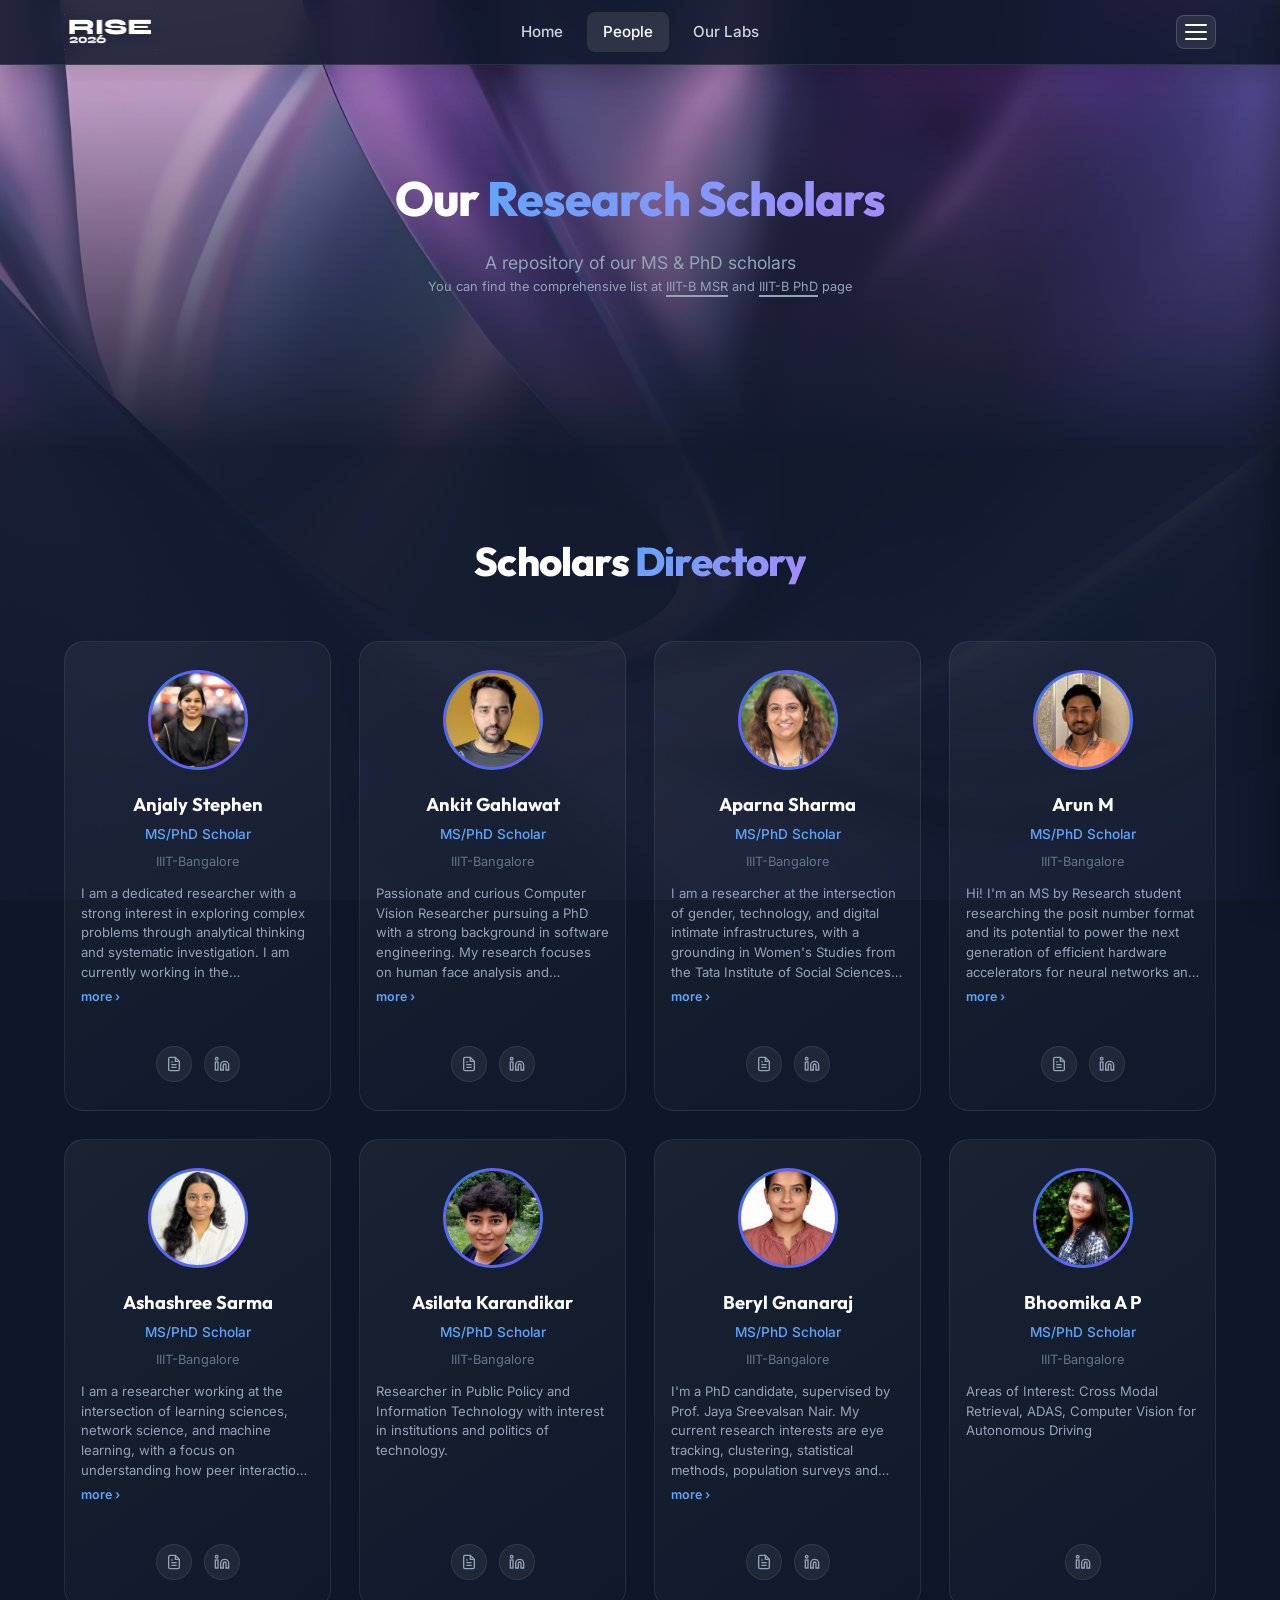
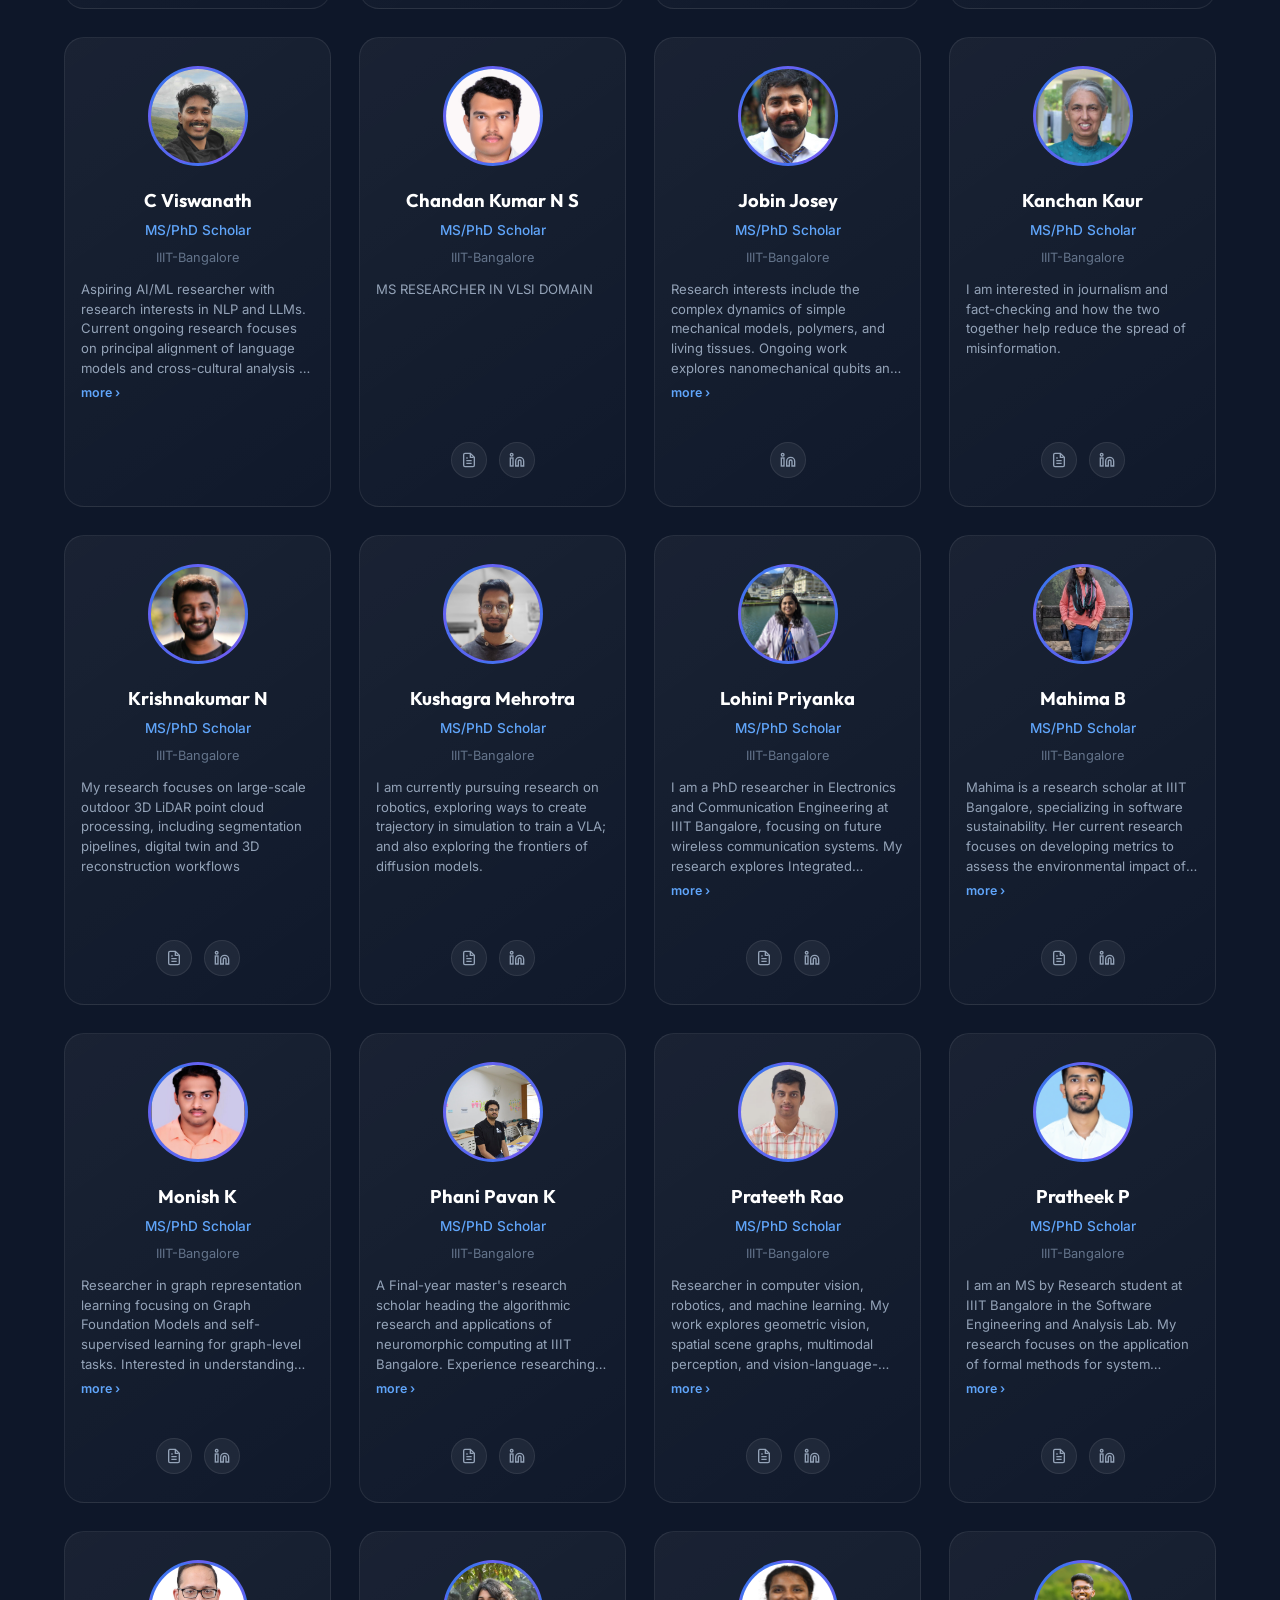
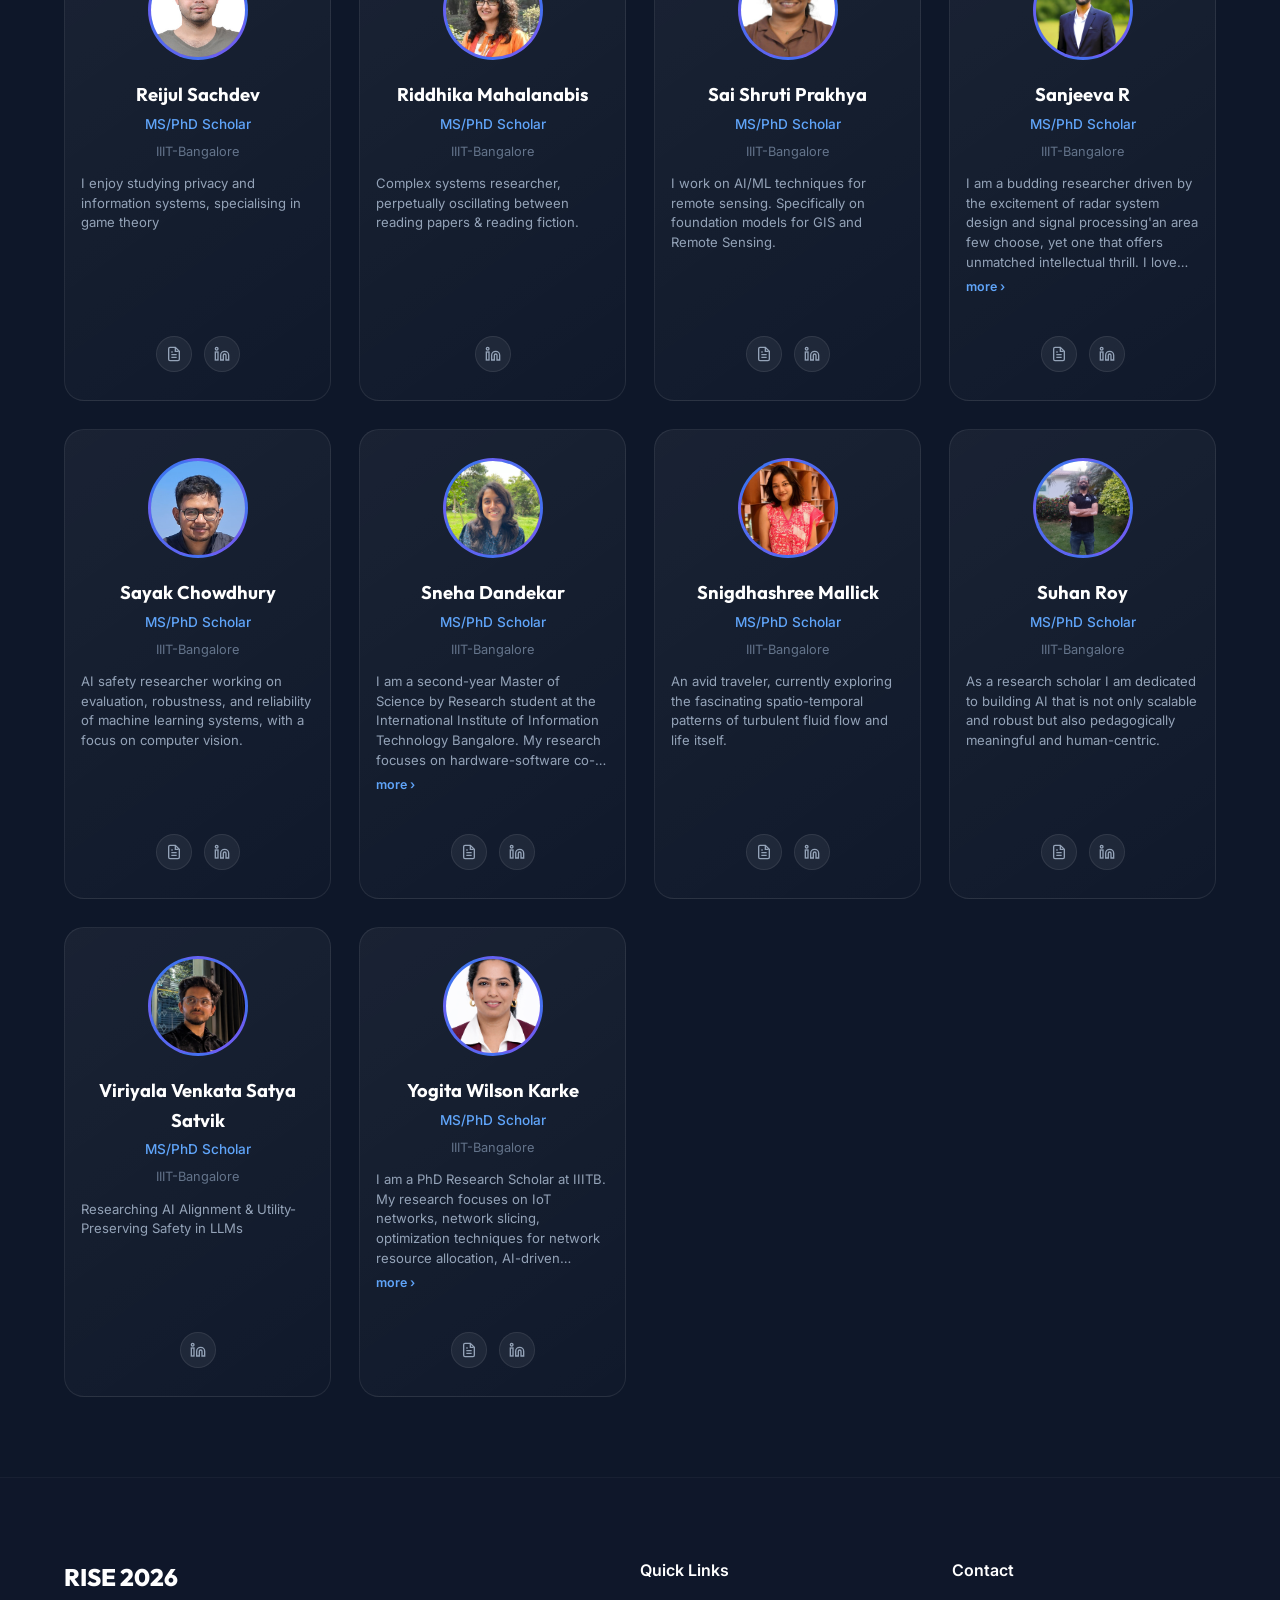
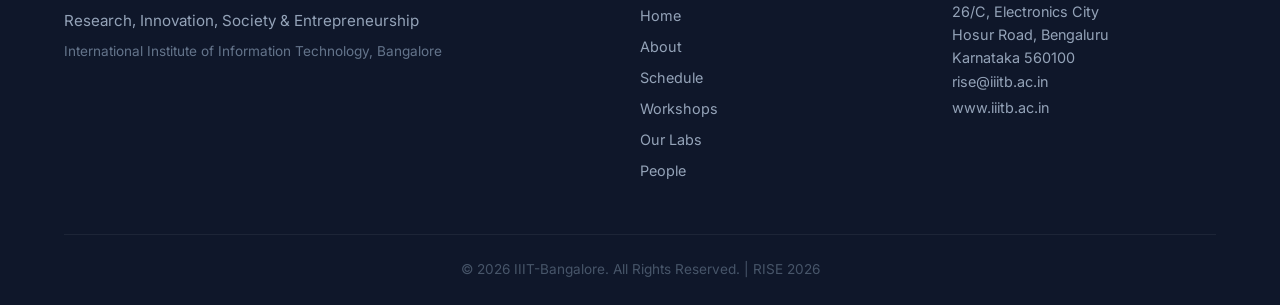
<file: people.html>
<!DOCTYPE html>
<html lang="en">

<head>
    <meta charset="UTF-8">
    <meta name="viewport" content="width=device-width, initial-scale=1.0">
    <title>People — RISE 2026 | IIIT-Bangalore</title>
    <meta name="description"
        content="Meet the people behind RISE 2026 at IIIT-Bangalore — faculty, researchers, organizing committee, and student volunteers.">
    <link rel="icon" href="https://rise.iiitb.ac.in/wp-content/uploads/2022/07/cropped-iiitb_logo-32x32.png"
        sizes="32x32">
    <link rel="stylesheet" href="styles.css">
    <link rel="preconnect" href="https://fonts.googleapis.com">
    <link rel="preconnect" href="https://fonts.gstatic.com" crossorigin>
    <link
        href="https://fonts.googleapis.com/css2?family=Inter:wght@300;400;500;600;700;800;900&family=Outfit:wght@300;400;500;600;700;800;900&display=swap"
        rel="stylesheet">
</head>

<body>

    <!-- Cursor Glow -->
    <div class="cursor-glow" id="cursorGlow"></div>

    <!-- ===== NAVBAR ===== -->
    <nav class="navbar scrolled" id="navbar">
        <div class="nav-container">
            <a href="index.html" class="nav-logo"><img src="assets/RISE 2026 Text logo.png" alt="RISE 2026"></a>
            <div class="nav-visible-links">
                <a href="index.html#home">Home</a>
                <a href="people.html" class="active">People</a>
                <a href="labs.html">Our Labs</a>
            </div>
            <button class="nav-toggle" id="navToggle" aria-label="Toggle navigation">
                <span></span><span></span><span></span>
            </button>
            <ul class="nav-links" id="navLinks">
                <li><a href="index.html#about">About</a></li>
                <li><a href="index.html#schedule">Schedule</a></li>
                <li><a href="index.html#workshops">Workshops</a></li>
                <li><a href="index.html#gallery">Gallery</a></li>
                <li><a href="index.html#faq">FAQ</a></li>
            </ul>
        </div>
    </nav>
    <div class="nav-overlay" id="navOverlay"></div>

    <!-- ===== PAGE WRAPPER ===== -->
    <div class="page-wrapper">

        <!-- ===== SUBPAGE HERO ===== -->
        <section class="subpage-hero">
            <div class="hero-content">
                <h1 class="section-title">Our <span class="highlight">Research Scholars</span></h1>
                <p class="section-subtitle">A repository of our MS & PhD scholars</p>
                <p class="section-subsubtitle">You can find the comprehensive list at 
                    <a class="underlined" href="https://www.iiitb.ac.in/ms-by-research-scholars">IIIT-B MSR</a> 
                    and <a class="underlined" href="https://www.iiitb.ac.in/research-scholars">IIIT-B PhD</a> page</p>
            </div>
        </section>

        <!-- ===== PEOPLE SECTION ===== -->
        <section class="people-section">
            <div class="container">
                <h2 class="section-title" style="margin-bottom: 48px;">Scholars <span class="highlight">Directory</span>
                </h2>
                <div class="people-grid" id="peopleGrid">
                    <!-- Dynamically populated from data/people.js -->
                </div>
            </div>
        </section>

    </div><!-- end page-wrapper -->

    <!-- ===== ABOUT MODAL ===== -->
    <div class="about-modal-overlay" id="aboutModalOverlay">
        <div class="about-modal-card">
            <button class="about-modal-close" id="aboutModalClose">&times;</button>
            <h3 class="about-modal-name" id="aboutModalName"></h3>
            <p class="about-modal-role" id="aboutModalRole"></p>
            <p class="about-modal-text" id="aboutModalText"></p>
        </div>
    </div>

    <!-- ===== FOOTER ===== -->
    <footer class="footer">
        <div class="container">
            <div class="footer-content">
                <div class="footer-brand">
                    <h3 class="footer-logo">RISE 2026</h3>
                    <p class="footer-tagline">Research, Innovation, Society & Entrepreneurship</p>
                    <p class="footer-org">International Institute of Information Technology, Bangalore</p>
                </div>
                <div class="footer-links">
                    <h4>Quick Links</h4>
                    <a href="index.html">Home</a>
                    <a href="index.html#about">About</a>
                    <a href="index.html#schedule">Schedule</a>
                    <a href="index.html#workshops">Workshops</a>
                    <a href="labs.html">Our Labs</a>
                    <a href="people.html">People</a>
                </div>
                <div class="footer-contact">
                    <h4>Contact</h4>
                    <p>26/C, Electronics City</p>
                    <p>Hosur Road, Bengaluru</p>
                    <p>Karnataka 560100</p>
                    <a href="mailto:rise@iiitb.ac.in">rise@iiitb.ac.in</a><br>
                    <a href="https://www.iiitb.ac.in" target="_blank">www.iiitb.ac.in</a>
                </div>
            </div>
            <div class="footer-bottom">
                <p>&copy; 2026 IIIT-Bangalore. All Rights Reserved. | RISE 2026</p>
            </div>
        </div>
    </footer>

    <!-- ===== DATA FILES ===== -->
    <script src="data/people.js"></script>

    <script src="https://code.jquery.com/jquery-3.7.1.min.js"></script>
    <script>
        $(document).ready(function () {
            // Cursor glow
            const $glow = $('#cursorGlow');
            $(document).on('mousemove', function (e) {
                $glow.css({ left: e.clientX + 'px', top: e.clientY + 'px' });
                if (!$glow.hasClass('visible')) $glow.addClass('visible');
            });
            $(document).on('mouseleave', function () { $glow.removeClass('visible'); });

            // Side menu toggle
            $('#navToggle').on('click', function () {
                $('#navLinks').toggleClass('open');
                $('#navOverlay').toggleClass('active');
                $(this).toggleClass('active');
            });
            $('#navOverlay').on('click', function () {
                $('#navLinks').removeClass('open');
                $('#navOverlay').removeClass('active');
                $('#navToggle').removeClass('active');
            });
            $('.nav-links a').on('click', function () {
                $('#navLinks').removeClass('open');
                $('#navOverlay').removeClass('active');
                $('#navToggle').removeClass('active');
            });

            // SVG icons for profile links
            const LINK_ICONS = {
                website: '<svg width="16" height="16" viewBox="0 0 24 24" fill="none" stroke="currentColor" stroke-width="2"><circle cx="12" cy="12" r="10"/><line x1="2" y1="12" x2="22" y2="12"/><path d="M12 2a15.3 15.3 0 0 1 4 10 15.3 15.3 0 0 1-4 10 15.3 15.3 0 0 1-4-10 15.3 15.3 0 0 1 4-10z"/></svg>',
                email: '<svg width="16" height="16" viewBox="0 0 24 24" fill="none" stroke="currentColor" stroke-width="2"><path d="M4 4h16c1.1 0 2 .9 2 2v12c0 1.1-.9 2-2 2H4c-1.1 0-2-.9-2-2V6c0-1.1.9-2 2-2z"/><polyline points="22,6 12,13 2,6"/></svg>',
                linkedin: '<svg width="16" height="16" viewBox="0 0 24 24" fill="none" stroke="currentColor" stroke-width="2"><path d="M16 8a6 6 0 0 1 6 6v7h-4v-7a2 2 0 0 0-2-2 2 2 0 0 0-2 2v7h-4v-7a6 6 0 0 1 6-6z"/><rect x="2" y="9" width="4" height="12"/><circle cx="4" cy="4" r="2"/></svg>',
                resume: '<svg width="16" height="16" viewBox="0 0 24 24" fill="none" stroke="currentColor" stroke-width="2"><path d="M14 2H6a2 2 0 0 0-2 2v16c0 1.1.9 2 2 2h12a2 2 0 0 0 2-2V8l-6-6z"/><path d="M14 3v5h5M16 13H8M16 17H8M10 9H8"/></svg>'
            };

            // About modal helpers
            function openAboutModal(name, role, about) {
                $('#aboutModalName').text(name);
                $('#aboutModalRole').text(role);
                $('#aboutModalText').text(about);
                $('#aboutModalOverlay').addClass('active');
            }
            function closeAboutModal() {
                $('#aboutModalOverlay').removeClass('active');
            }
            $('#aboutModalClose').on('click', closeAboutModal);
            $('#aboutModalOverlay').on('click', function (e) {
                if (e.target === this) closeAboutModal();
            });
            $(document).on('keydown', function (e) {
                if (e.key === 'Escape') closeAboutModal();
            });

            // Render people from data
            if (typeof PEOPLE_DATA !== 'undefined') {
                const $grid = $('#peopleGrid');
                const sortedPeople = [...PEOPLE_DATA].sort((a, b) =>
                    a.name.localeCompare(b.name, undefined, { sensitivity: 'base' })
                );
                $.each(sortedPeople, function (index, person) {
                    // Avatar: photo or initials
                    let avatarContent;
                    if (person.photo) {
                        avatarContent = `<img src="${person.photo}" alt="${person.name}">`;
                    } else {
                        avatarContent = person.initials || '?';
                    }

                    // Social links
                    let linksHTML = '';
                    if (person.links) {
                        for (const [type, url] of Object.entries(person.links)) {
                            if (url && LINK_ICONS[type]) {
                                const href = type === 'email' ? `mailto:${url}` : url;
                                linksHTML += `<a href="${href}" title="${type}" target="_blank">${LINK_ICONS[type]}</a>`;
                            }
                        }
                    }

                    // About section: truncated with CSS, "more" opens modal
                    let aboutHTML = '';
                    if (person.about) {
                        const needsTruncation = person.about.length > 165;
                        aboutHTML = `
                            <div class="profile-about-wrapper">
                                <p class="profile-about">${person.about}</p>
                                ${needsTruncation ? `<span class="profile-read-more" data-index="${index}">more ›</span>` : ''}
                            </div>
                        `;
                    }

                    const card = `
                        <div class="profile-card fade-in">
                            <div class="profile-avatar">${avatarContent}</div>
                            <h3 class="profile-name">${person.name}</h3>
                            <p class="profile-role">${person.role}</p>
                            <p class="profile-dept">${person.department}</p>
                            ${aboutHTML}
                            ${linksHTML ? `<div class="profile-links">${linksHTML}</div>` : ''}
                        </div>
                    `;
                    $grid.append(card);
                });

                // Bind "more" clicks to open modal
                $grid.on('click', '.profile-read-more', function () {
                    const idx = $(this).data('index');
                    const person = sortedPeople[idx];
                    openAboutModal(person.name, person.role, person.about);
                });
            }

            // Fade-in animations
            const observer = new IntersectionObserver(function (entries) {
                entries.forEach(function (entry) {
                    if (entry.isIntersecting) {
                        $(entry.target).addClass('visible');
                        observer.unobserve(entry.target);
                    }
                });
            }, { threshold: 0.1, rootMargin: '0px 0px -50px 0px' });
            $('.fade-in').each(function () { observer.observe(this); });
        });
    </script>
</body>

</html>
</file>
<file: styles.css>
/* ========================================
   RISE 2026 — Global Styles
   ======================================== */

/* ---------- Reset & Base ---------- */
*,
*::before,
*::after {
    margin: 0;
    padding: 0;
    box-sizing: border-box;
}

:root {
    --navy: #0f172a;
    --navy-light: #1e293b;
    --navy-lighter: #334155;
    --blue: #2563eb;
    --blue-light: #3b82f6;
    --blue-glow: #60a5fa;
    --purple: #7c3aed;
    --purple-light: #a78bfa;
    --cyan: #06b6d4;
    --emerald: #10b981;
    --amber: #f59e0b;
    --blue: #2563eb;
    --blue-light: #60a5fa;
    --purple: #7c3aed;
    --purple-light: #a78bfa;
    --cyan: #06b6d4;
    --emerald: #10b981;
    --amber: #f59e0b;
    --indigo: #4f46e5;
    --teal: #14b8a6;
    --rose: #e11d48;
    --gray: #6b7280;
    --lime: #65a30d;
    --orange: #ea580c;
    --sky: #0284c7;
    --violet: #8b5cf6;
    --pink: #db2777;
    --red: #dc2626;
    --gold-light: #f6d365;
    /* soft gold */
    --amber-light: #fda085;
    /* warm amber */
    --white: #ffffff;
    --gray-50: #f8fafc;
    --gray-100: #f1f5f9;
    --gray-200: #e2e8f0;
    --gray-300: #cbd5e1;
    --gray-400: #94a3b8;
    --gray-500: #64748b;
    --gray-600: #475569;
    --gray-700: #334155;
    --gray-800: #1e293b;
    --gray-900: #0f172a;
    --font-primary: 'Outfit', 'Inter', system-ui, -apple-system, sans-serif;
    --font-body: 'Inter', system-ui, -apple-system, sans-serif;
    --shadow-sm: 0 1px 2px 0 rgba(0, 0, 0, .05);
    --shadow-md: 0 4px 6px -1px rgba(0, 0, 0, .1), 0 2px 4px -2px rgba(0, 0, 0, .1);
    --shadow-lg: 0 10px 15px -3px rgba(0, 0, 0, .1), 0 4px 6px -4px rgba(0, 0, 0, .1);
    --shadow-xl: 0 20px 25px -5px rgba(0, 0, 0, .1), 0 8px 10px -6px rgba(0, 0, 0, .1);
    --shadow-glow: 0 0 30px rgba(37, 99, 235, 0.3);
}

html {
    scroll-behavior: smooth;
    font-size: 16px;
}

body {
    font-family: var(--font-body);
    background: var(--navy);
    color: var(--gray-200);
    overflow-x: hidden;
    line-height: 1.6;
}

/* Utilities */
.center {
    display: flex;
    justify-content: center;
}

/* ---------- Cursor Glow ---------- */
.cursor-glow {
    position: fixed;
    width: 200px;
    height: 200px;
    border-radius: 50%;
    background: radial-gradient(circle, rgba(124, 58, 237, 0.12) 0%, rgba(37, 99, 235, 0.06) 40%, transparent 70%);
    pointer-events: none;
    z-index: 9999;
    transform: translate(-50%, -50%);
    transition: left 0.15s ease-out, top 0.15s ease-out, opacity 0.3s ease;
    opacity: 0;
    will-change: left, top;
}

.cursor-glow.visible {
    opacity: 1;
}

.logo-iic {
    /*filter: drop-shadow(0px 0px 4px rgba(255, 255, 255, 0.6));*/
    /*filter: brightness(1.2) contrast(1.1) drop-shadow(0px 0px 8px rgba(255, 255, 255, 0.6)) drop-shadow(0px 0px 4px rgba(255, 255, 255, 0.8)) drop-shadow(10px 0px 4px rgba(255, 255, 255, 0.4));*/
    filter: drop-shadow(0px 0px 8px rgba(255, 255, 255, 0.6)) drop-shadow(0px 5px 8px rgba(255, 255, 255, 0.8)) drop-shadow(10px 0px 4px rgba(255, 255, 255, 0.4));
}

/*.logo-iic {
    background: radial-gradient(circle, rgba(255,255,255,0.15) 0%, rgba(255,255,255,0) 70%);
    padding: 10px;
}*/

/* ---------- Page Wrapper (shared bg) ---------- */
.page-wrapper {
    position: relative;
    background:
        url('assets/background.jpg') center top / cover no-repeat fixed;
}

/* Static overlay removed — per-section tint used instead */
.page-overlay {
    display: none;
}

/* Hero gets no overlay — full bg visibility */
.hero {
    position: relative;
    min-height: 100vh;
    display: flex;
    align-items: center;
    justify-content: center;
    text-align: center;
    overflow: hidden;
    padding-top: 64px;
}

.hero::before {
    display: none;
}

.page-wrapper>* {
    position: relative;
    z-index: 1;
}

a {
    text-decoration: none;
    color: inherit;
}

img {
    max-width: 100%;
    height: auto;
}

.container {
    max-width: 1200px;
    margin: 0 auto;
    padding: 0 24px;
}

/* ---------- Section Titles ---------- */
.section-title {
    font-family: var(--font-primary);
    font-size: clamp(1.8rem, 4vw, 2.5rem);
    font-weight: 800;
    text-align: center;
    color: var(--white);
    margin-bottom: 16px;
    letter-spacing: -0.02em;
}

.highlight {
    background: linear-gradient(135deg, var(--blue-light), var(--purple-light));
    -webkit-background-clip: text;
    -webkit-text-fill-color: transparent;
    background-clip: text;
}

.highlight--gold {
    background: linear-gradient(135deg, var(--gold-light), var(--amber-light));
    -webkit-background-clip: text;
    -webkit-text-fill-color: transparent;
    background-clip: text;
}

.section-subtitle {
    text-align: center;
    color: var(--gray-400);
    font-size: clamp(0.95rem, 2vw, 1.1rem);
    margin-bottom: 48px;
}

.section-subsubtitle {
    text-align: center;
    color: var(--gray-400);
    font-size: clamp(0.55rem, 1vw, 1.1rem);
    margin-bottom: 48px;
}

.underlined {
    text-decoration: underline;
    text-decoration-thickness: 2px;
    text-underline-offset: 4px;
}

/* ========================================
   NAVBAR
   ======================================== */
.navbar {
    position: fixed;
    top: 0;
    left: 0;
    right: 0;
    z-index: 1000;
    background: rgba(15, 23, 42, 0.4);
    backdrop-filter: blur(16px);
    -webkit-backdrop-filter: blur(16px);
    border-bottom: 1px solid rgba(255, 255, 255, 0.05);
    transition: all 0.3s ease;
}

.navbar.scrolled {
    background: rgba(15, 23, 42, 0.85);
    box-shadow: 0 4px 30px rgba(0, 0, 0, 0.2);
    border-bottom: 1px solid rgba(255, 255, 255, 0.1);
}

.nav-container {
    max-width: 1200px;
    margin: 0 auto;
    padding: 0 24px;
    display: flex;
    align-items: center;
    justify-content: space-between;
    height: 64px;
}

.nav-logo {
    display: flex;
    align-items: center;
    user-select: none;
}

.nav-logo img {
    height: 36px;
    filter: drop-shadow(0 2px 6px rgba(0, 0, 0, 0.3));
    transition: opacity 0.3s ease;
}

.nav-logo img:hover {
    opacity: 0.85;
}

/* Visible links */
.nav-visible-links {
    position: absolute;
    left: 50%;
    transform: translateX(-50%);
    display: flex;
    align-items: center;
    gap: 8px;
}

.nav-visible-links a {
    display: block;
    padding: 8px 16px;
    font-size: 0.95rem;
    font-weight: 500;
    color: var(--gray-300);
    border-radius: 8px;
    transition: all 0.2s ease;
}

.nav-visible-links a:hover,
.nav-visible-links a.active {
    color: var(--white);
    background: rgba(255, 255, 255, 0.1);
}

/* Side panel menu */
.nav-links {
    list-style: none;
    position: fixed;
    top: 0;
    right: 0;
    width: 260px;
    height: 100vh;
    background: rgba(15, 23, 42, 0.92);
    backdrop-filter: blur(24px);
    -webkit-backdrop-filter: blur(24px);
    flex-direction: column;
    padding: 80px 24px 32px;
    gap: 4px;
    transform: translateX(100%);
    transition: transform 0.35s cubic-bezier(0.4, 0, 0.2, 1);
    border-left: 1px solid rgba(255, 255, 255, 0.08);
    box-shadow: -8px 0 32px rgba(0, 0, 0, 0.3);
    display: flex;
    z-index: 999;
}

.nav-links.open {
    transform: translateX(0);
}

.nav-links a {
    display: block;
    padding: 12px 16px;
    font-size: 1rem;
    font-weight: 500;
    color: var(--gray-300);
    border-radius: 8px;
    transition: all 0.2s ease;
}

.nav-links a:hover,
.nav-links a.active {
    color: var(--white);
    background: rgba(255, 255, 255, 0.1);
}

/* Hamburger toggle — always visible */
.nav-toggle {
    display: flex;
    flex-direction: column;
    gap: 5px;
    background: rgba(255, 255, 255, 0.1);
    backdrop-filter: blur(8px);
    -webkit-backdrop-filter: blur(8px);
    border: 1px solid rgba(255, 255, 255, 0.15);
    border-radius: 8px;
    cursor: pointer;
    padding: 8px;
    z-index: 1001;
    transition: all 0.3s ease;
}

.nav-toggle:hover {
    background: rgba(255, 255, 255, 0.18);
}

.nav-toggle span {
    display: block;
    width: 22px;
    height: 2px;
    background: var(--white);
    border-radius: 2px;
    transition: all 0.3s ease;
}

/* Overlay when side menu is open */
.nav-overlay {
    position: fixed;
    inset: 0;
    background: rgba(0, 0, 0, 0.4);
    z-index: 998;
    opacity: 0;
    pointer-events: none;
    transition: opacity 0.3s ease;
}

.nav-overlay.active {
    opacity: 1;
    pointer-events: all;
}

/* ========================================
   HERO SECTION
   ======================================== */
/* Hero styles moved to page-wrapper block above */

/* Hero — fully visible bg, no dark overlay */
.hero-bg {
    position: absolute;
    inset: 0;
    background: transparent;
    z-index: 0;
}

.hero-bg::before {
    display: none;
}

.hero-bg::after {
    content: '';
    position: absolute;
    inset: 0;
    background: linear-gradient(180deg,
            transparent 0%,
            transparent 60%,
            rgba(15, 23, 42, 0.4) 78%,
            rgba(15, 23, 42, 0.75) 90%,
            rgba(15, 23, 42, 0.88) 100%);
    z-index: 2;
}

.hero-content {
    position: relative;
    z-index: 3;
    display: flex;
    flex-direction: column;
    align-items: center;
    justify-content: center;
    padding: 40px 20px;
    width: 100%;
    max-width: 900px;
}

.hero-top-logos {
    display: flex;
    align-items: center;
    justify-content: space-around;
    gap: 1rem;
    /*margin-bottom: 24px;*/
    user-select: none;
    width: 500px;
}

.hero-top-logo {
    height: 36px;
    object-fit: contain;
    filter: drop-shadow(0 4px 12px rgba(0, 0, 0, 0.3));
    user-select: none;
}

.hero-top-logo.iic-logo {
    filter: brightness(0) invert(1) drop-shadow(0 4px 12px rgba(0, 0, 0, 0.3));
}

.hero-logos {
    display: flex;
    align-items: center;
    justify-content: center;
    gap: 32px;
    margin-bottom: 32px;
    user-select: none;
}

.hero-logo {
    height: 120px;
    opacity: 0.95;
    filter: drop-shadow(0 4px 20px rgba(0, 0, 0, 0.4));
    transition: transform 0.3s ease, opacity 0.3s ease;
    -webkit-user-drag: none;
    user-drag: none;
    /* Future-proofing */
}

.hero-logo.hero-logo-rise {
    height: 160px;
}

/*
.hero-logo:hover {
    transform: scale(1.05);
    opacity: 1;
}
*/

.hero-title {
    font-family: var(--font-primary);
    margin-bottom: 12px;
}

.rise-text {
    display: block;
    font-size: clamp(3rem, 10vw, 6rem);
    font-weight: 900;
    color: var(--white);
    letter-spacing: 0.08em;
    line-height: 1;
    text-shadow: 0 4px 30px rgba(0, 0, 0, 0.3);
}

.year-line {
    display: flex;
    align-items: baseline;
    justify-content: center;
    gap: 12px;
    flex-wrap: wrap;
}

.year-text {
    font-size: clamp(2rem, 7vw, 4rem);
    font-weight: 900;
    color: var(--white);
    letter-spacing: 0.08em;
    line-height: 1.1;
    text-shadow: 0 4px 30px rgba(0, 0, 0, 0.3);
}

.open-house {
    font-size: clamp(1rem, 2.5vw, 1.4rem);
    font-weight: 400;
    color: rgba(255, 255, 255, 0.8);
    font-style: italic;
    letter-spacing: 0.02em;
}

.hero-subtitle {
    font-size: clamp(0.95rem, 2vw, 1.2rem);
    color: rgba(255, 255, 255, 0.75);
    font-weight: 300;
    margin-bottom: 20px;
    letter-spacing: 0.02em;
}

.hero-info {
    display: flex;
    align-items: center;
    justify-content: center;
    gap: 32px;
    margin-bottom: 32px;
    flex-wrap: wrap;
}

.hero-info-item {
    display: flex;
    align-items: center;
    gap: 8px;
    color: rgba(255, 255, 255, 0.8);
    font-size: 1rem;
    font-weight: 400;
}

.hero-info-item svg {
    opacity: 0.8;
}

.hero-link {
    transition: all 0.25s ease;
    padding: 6px 12px;
    border-radius: 8px;
}

.hero-link:hover {
    background: rgba(255, 255, 255, 0.1);
    color: var(--white);
    transform: translateY(-2px);
}

/* ---------- Countdown ---------- */
.countdown {
    display: flex;
    gap: 12px;
    justify-content: center;
    margin-bottom: 32px;
}

.countdown-item {
    background: rgba(255, 255, 255, 0.06);
    backdrop-filter: blur(12px);
    -webkit-backdrop-filter: blur(12px);
    border: 1px solid rgba(255, 255, 255, 0.1);
    border-radius: 16px;
    padding: 16px 20px;
    min-width: 80px;
    text-align: center;
    transition: transform 0.3s ease, border-color 0.3s ease;
}

.countdown-item:hover {
    transform: translateY(-4px);
    border-color: rgba(96, 165, 250, 0.3);
}

.countdown-number {
    display: block;
    font-family: var(--font-primary);
    font-size: clamp(1.4rem, 3vw, 2rem);
    font-weight: 800;
    color: var(--white);
    text-shadow: 0 0 20px rgba(96, 165, 250, 0.6), 0 0 40px rgba(96, 165, 250, 0.3);
    line-height: 1.2;
}

.countdown-label {
    display: block;
    font-size: 0.7rem;
    color: rgba(255, 255, 255, 0.85);
    text-transform: uppercase;
    letter-spacing: 0.1em;
    margin-top: 4px;
    font-weight: 500;
}

/* ---------- Hero CTA ---------- */
.hero-cta {
    display: flex;
    align-items: center;
    justify-content: center;
    gap: 20px;
    flex-wrap: wrap;
}

/* ---------- Register Button ---------- */
.btn-register {
    display: inline-block;
    padding: 16px 48px;
    font-size: 1.1rem;
    font-weight: 600;
    color: var(--navy);
    background: var(--white);
    border-radius: 50px;
    box-shadow: 0 8px 32px rgba(255, 255, 255, 0.2);
    transition: all 0.3s ease;
    letter-spacing: 0.02em;
}

.btn-register:hover {
    transform: translateY(-3px);
    box-shadow: 0 12px 40px rgba(255, 255, 255, 0.3);
    background: var(--gray-100);
}

/* ---------- Internships / Banner Link ---------- */
.banner-link {
    display: inline-block;
    color: var(--blue-glow);
    font-weight: 600;
    font-size: 0.95rem;
    letter-spacing: 0.02em;
    padding: 14px 28px;
    border: 1px solid rgba(96, 165, 250, 0.3);
    border-radius: 50px;
    text-decoration: none;
    transition: all 0.3s ease;
    position: relative;
    cursor: pointer;
    background: rgba(37, 99, 235, 0.08);
}

.banner-link:hover {
    background: rgba(37, 99, 235, 0.2);
    border-color: rgba(96, 165, 250, 0.6);
    color: var(--white);
    transform: translateY(-2px);
    box-shadow: 0 8px 24px rgba(37, 99, 235, 0.2);
    text-decoration: underline;
}

/* ========================================
   ABOUT SECTION
   ======================================== */
.about {
    padding: 100px 0;
    background: rgba(15, 23, 42, 0.88);
    position: relative;
}

.about::before {
    content: '';
    position: absolute;
    top: 0;
    left: 0;
    right: 0;
    height: 200px;
    background: linear-gradient(180deg, rgba(240, 210, 228, 0.08) 0%, transparent 100%);
}

.about-text {
    max-width: 800px;
    margin: 0 auto 56px;
    text-align: center;
    font-size: clamp(1rem, 2vw, 1.15rem);
    line-height: 1.8;
    color: var(--gray-300);
}

.stats-grid {
    display: grid;
    grid-template-columns: repeat(3, 1fr);
    gap: 24px;
    max-width: 700px;
    margin: 0 auto;
}

.stat-card {
    background: linear-gradient(145deg, rgba(37, 99, 235, 0.08), rgba(124, 58, 237, 0.08));
    border: 1px solid rgba(255, 255, 255, 0.06);
    border-radius: 20px;
    padding: 36px 24px;
    text-align: center;
    transition: all 0.3s ease;
}

.stat-card:hover {
    transform: translateY(-6px);
    border-color: rgba(96, 165, 250, 0.2);
    box-shadow: var(--shadow-glow);
}

.stat-number {
    display: block;
    font-family: var(--font-primary);
    font-size: clamp(2rem, 4vw, 2.5rem);
    font-weight: 800;
    background: linear-gradient(135deg, var(--blue-light), var(--purple-light));
    -webkit-background-clip: text;
    -webkit-text-fill-color: transparent;
    background-clip: text;
    margin-bottom: 8px;
}

.stat-label {
    color: var(--gray-400);
    font-size: 0.95rem;
    font-weight: 500;
}

/* ========================================
   KEYNOTE SECTION
   ======================================== */
.keynote {
    padding: 100px 0;
    background: rgba(15, 23, 42, 0.88);
    position: relative;
    overflow: hidden;
}

.keynote::before {
    content: '';
    position: absolute;
    top: -200px;
    right: -200px;
    width: 500px;
    height: 500px;
    background: radial-gradient(circle, rgba(37, 99, 235, 0.08) 0%, transparent 70%);
    border-radius: 50%;
}

.keynote-card {
    display: grid;
    grid-template-columns: 300px 1fr;
    gap: 48px;
    align-items: center;
    max-width: 900px;
    margin: 48px auto 0;
    background: linear-gradient(145deg, rgba(255, 255, 255, 0.03), rgba(255, 255, 255, 0.01));
    border: 1px solid rgba(255, 255, 255, 0.06);
    border-radius: 24px;
    padding: 40px;
    transition: all 0.3s ease;
}

.keynote-card:hover {
    border-color: rgba(96, 165, 250, 0.15);
    box-shadow: 0 8px 40px rgba(0, 0, 0, 0.2);
}

.keynote-image {
    position: relative;
    border-radius: 20px;
    overflow: hidden;
    aspect-ratio: 1;
}

.keynote-image img {
    width: 100%;
    height: 100%;
    object-fit: cover;
    filter: grayscale(20%);
    transition: filter 0.3s ease;
}

.keynote-card:hover .keynote-image img {
    filter: grayscale(0%);
}

.keynote-image-overlay {
    position: absolute;
    inset: 0;
    background: linear-gradient(135deg, rgba(37, 99, 235, 0.15), rgba(124, 58, 237, 0.15));
}

.keynote-name {
    font-family: var(--font-primary);
    font-size: clamp(1.4rem, 3vw, 1.8rem);
    font-weight: 700;
    color: var(--white);
    margin-bottom: 6px;
}

.keynote-title {
    font-size: 1.05rem;
    font-weight: 500;
    color: var(--blue-light);
    margin-bottom: 18px;
}

.keynote-bio {
    color: var(--gray-400);
    line-height: 1.7;
    margin-bottom: 20px;
    font-size: 0.95rem;
}

.keynote-tags {
    display: flex;
    gap: 8px;
    flex-wrap: wrap;
}

.tag {
    padding: 6px 14px;
    background: rgba(37, 99, 235, 0.1);
    border: 1px solid rgba(37, 99, 235, 0.2);
    border-radius: 8px;
    /*font-size: 0.8rem;*/
    font-size: small;
    color: var(--blue-glow);
    font-weight: 500;
}

/* ========================================
   SCHEDULE / TIMELINE
   ======================================== */
.schedule {
    padding: 100px 0;
    background: rgba(15, 23, 42, 0.88);
    position: relative;
}

.timeline {
    position: relative;
    max-width: 800px;
    margin: 0 auto;
    padding-left: 40px;
}

.timeline::before {
    content: '';
    position: absolute;
    left: 20px;
    top: 0;
    bottom: 0;
    width: 2px;
    background: linear-gradient(180deg, var(--blue), var(--purple), var(--blue-light));
    border-radius: 2px;
}

.timeline-item {
    position: relative;
    margin-bottom: 32px;
    padding-left: 36px;
    opacity: 0;
    transform: translateX(-20px);
    animation: slideIn 0.5s ease forwards;
}

.timeline-item:nth-child(1) {
    animation-delay: 0.1s;
}

.timeline-item:nth-child(2) {
    animation-delay: 0.2s;
}

.timeline-item:nth-child(3) {
    animation-delay: 0.3s;
}

.timeline-item:nth-child(4) {
    animation-delay: 0.4s;
}

.timeline-item:nth-child(5) {
    animation-delay: 0.5s;
}

.timeline-item:nth-child(6) {
    animation-delay: 0.6s;
}

.timeline-item:nth-child(7) {
    animation-delay: 0.7s;
}

.timeline-item:nth-child(8) {
    animation-delay: 0.8s;
}

.timeline-item:nth-child(9) {
    animation-delay: 0.9s;
}

@keyframes slideIn {
    to {
        opacity: 1;
        transform: translateX(0);
    }
}

.timeline-dot {
    position: absolute;
    left: -28px;
    top: 24px;
    width: 16px;
    height: 16px;
    background: var(--blue);
    border: 3px solid var(--navy);
    border-radius: 50%;
    box-shadow: 0 0 12px rgba(37, 99, 235, 0.4);
    z-index: 2;
}

.timeline-card {
    background: linear-gradient(145deg, rgba(255, 255, 255, 0.04), rgba(255, 255, 255, 0.01));
    border: 1px solid rgba(255, 255, 255, 0.06);
    border-radius: 16px;
    padding: 24px 28px;
    transition: all 0.3s ease;
}

.timeline-card:hover {
    border-color: rgba(96, 165, 250, 0.2);
    box-shadow: 0 4px 24px rgba(0, 0, 0, 0.2);
    transform: translateX(4px);
}

.timeline-time {
    font-family: var(--font-primary);
    font-size: 0.85rem;
    font-weight: 600;
    color: var(--blue-light);
    margin-bottom: 8px;
    letter-spacing: 0.02em;
}

.timeline-title {
    font-family: var(--font-primary);
    font-size: 1.2rem;
    font-weight: 700;
    color: var(--white);
    margin-bottom: 8px;
    display: flex;
    align-items: center;
    gap: 10px;
}

.timeline-title .emoji {
    font-size: 1.3rem;
}

.timeline-desc {
    color: var(--gray-400);
    font-size: 0.9rem;
    line-height: 1.5;
    margin-bottom: 10px;
}

.timeline-location {
    display: inline-flex;
    align-items: center;
    gap: 6px;
    font-size: 0.8rem;
    color: var(--gray-500);
    background: rgba(255, 255, 255, 0.03);
    padding: 4px 12px;
    border-radius: 20px;
}

.timeline-location svg {
    width: 14px;
    height: 14px;
}

/* Loading spinner */
.timeline-loading {
    text-align: center;
    padding: 60px 20px;
    color: var(--gray-400);
}

.spinner {
    width: 40px;
    height: 40px;
    border: 3px solid rgba(255, 255, 255, 0.1);
    border-top-color: var(--blue);
    border-radius: 50%;
    animation: spin 0.8s linear infinite;
    margin: 0 auto 16px;
}

@keyframes spin {
    to {
        transform: rotate(360deg);
    }
}

/* ========================================
   WORKSHOPS SECTION
   ======================================== */
.workshops {
    padding: 100px 0;
    background: rgba(15, 23, 42, 0.88);
}

.workshops-grid {
    display: grid;
    grid-template-columns: repeat(auto-fit, minmax(280px, 1fr));
    gap: 24px;
}

.workshop-card {
    background: linear-gradient(145deg, rgba(255, 255, 255, 0.04), rgba(255, 255, 255, 0.01));
    border: 1px solid rgba(255, 255, 255, 0.06);
    border-radius: 20px;
    padding: 32px 28px;
    transition: all 0.4s ease;
    position: relative;
    overflow: hidden;
}

.workshop-card::before {
    content: '';
    position: absolute;
    top: 0;
    left: 0;
    right: 0;
    height: 3px;
    border-radius: 20px 20px 0 0;
}

.workshop-card[data-color="blue"]::before {
    background: linear-gradient(90deg, var(--blue), var(--blue-light));
}

.workshop-card[data-color="purple"]::before {
    background: linear-gradient(90deg, var(--purple), var(--purple-light));
}

.workshop-card[data-color="cyan"]::before {
    background: linear-gradient(90deg, var(--cyan), #22d3ee);
}

.workshop-card[data-color="emerald"]::before {
    background: linear-gradient(90deg, var(--emerald), #34d399);
}

.workshop-card[data-color="amber"]::before {
    background: linear-gradient(90deg, var(--amber), #fbbf24);
}

.workshop-card[data-color="indigo"]::before {
    background: linear-gradient(90deg, var(--indigo), #818cf8);
}

.workshop-card[data-color="teal"]::before {
    background: linear-gradient(90deg, var(--teal), #2dd4bf);
}

.workshop-card[data-color="rose"]::before {
    background: linear-gradient(90deg, var(--rose), #fb7185);
}

.workshop-card[data-color="gray"]::before {
    background: linear-gradient(90deg, var(--gray), #9ca3af);
}

.workshop-card[data-color="lime"]::before {
    background: linear-gradient(90deg, var(--lime), #84cc16);
}

.workshop-card[data-color="orange"]::before {
    background: linear-gradient(90deg, var(--orange), #fb923c);
}

.workshop-card[data-color="sky"]::before {
    background: linear-gradient(90deg, var(--sky), #38bdf8);
}

.workshop-card[data-color="violet"]::before {
    background: linear-gradient(90deg, var(--violet), #a78bfa);
}

.workshop-card[data-color="pink"]::before {
    background: linear-gradient(90deg, var(--pink), #f472b6);
}

.workshop-card[data-color="red"]::before {
    background: linear-gradient(90deg, var(--red), #f87171);
}

.workshop-card:hover {
    transform: translateY(-8px);
    border-color: rgba(255, 255, 255, 0.12);
    box-shadow: 0 16px 48px rgba(0, 0, 0, 0.25);
}

.workshop-icon {
    font-size: 2.2rem;
    margin-bottom: 16px;
}

.workshop-title {
    font-family: var(--font-primary);
    font-size: 1.3rem;
    font-weight: 700;
    color: var(--white);
    margin-bottom: 10px;
}

.workshop-desc {
    color: var(--gray-400);
    font-size: 0.9rem;
    line-height: 1.6;
    margin-bottom: 18px;
}

.workshop-meta {
    display: flex;
    justify-content: space-between;
    align-items: center;
    padding-top: 16px;
    border-top: 1px solid rgba(255, 255, 255, 0.06);
    font-size: 0.8rem;
    color: var(--gray-500);
}

.workshop-meta span:first-child {
    background: rgba(37, 99, 235, 0.15);
    color: var(--blue-glow);
    padding: 4px 12px;
    border-radius: 20px;
    font-weight: 700;
    font-size: 0.85rem;
    letter-spacing: 0.02em;
    border: 1px solid rgba(37, 99, 235, 0.3);
}

/* ========================================
   GALLERY SECTION
   ======================================== */
.gallery {
    padding: 100px 0;
    background: rgba(15, 23, 42, 0.88);
}

.gallery-grid {
    display: grid;
    grid-template-columns: repeat(3, 1fr);
    gap: 16px;
}

.gallery-item {
    border-radius: 16px;
    overflow: hidden;
    cursor: pointer;
    transition: transform 0.3s ease, box-shadow 0.3s ease;
}

.gallery-item:hover {
    transform: scale(1.03);
    box-shadow: 0 12px 40px rgba(0, 0, 0, 0.3);
}

.gallery-item.large {
    grid-column: span 2;
}

.gallery-item img {
    width: 100%;
    height: 100%;
    object-fit: cover;
    aspect-ratio: 16 / 10;
    display: block;
    transition: filter 0.3s ease;
}

.gallery-item:hover img {
    filter: brightness(1.1);
}

/* ========================================
   FAQ SECTION
   ======================================== */
.faq {
    padding: 100px 0;
    background: rgba(15, 23, 42, 0.88);
}

.faq-list {
    max-width: 750px;
    margin: 0 auto;
}

.faq-item {
    border: 1px solid rgba(255, 255, 255, 0.06);
    border-radius: 16px;
    margin-bottom: 12px;
    overflow: hidden;
    transition: all 0.3s ease;
}

.faq-item:hover {
    border-color: rgba(255, 255, 255, 0.1);
}

.faq-item.active {
    border-color: rgba(37, 99, 235, 0.2);
    box-shadow: 0 4px 20px rgba(0, 0, 0, 0.15);
}

.faq-question {
    width: 100%;
    display: flex;
    align-items: center;
    justify-content: space-between;
    padding: 20px 24px;
    background: none;
    border: none;
    color: var(--white);
    font-size: 1rem;
    font-weight: 600;
    cursor: pointer;
    text-align: left;
    font-family: var(--font-body);
}

.faq-chevron {
    transition: transform 0.3s ease;
    color: var(--gray-500);
    flex-shrink: 0;
    margin-left: 16px;
}

.faq-item.active .faq-chevron {
    transform: rotate(180deg);
    color: var(--blue-light);
}

.faq-answer {
    max-height: 0;
    overflow: hidden;
    transition: max-height 0.4s ease;
}

.faq-answer p {
    padding: 0 24px 20px;
    color: var(--gray-400);
    font-size: 0.95rem;
    line-height: 1.7;
}

/* ========================================
   SPONSORS SECTION
   ======================================== */
.sponsors {
    padding: 80px 0;
    background: rgba(15, 23, 42, 0.88);
    position: relative;
}

.sponsors-grid {
    display: flex;
    align-items: center;
    justify-content: center;
    gap: 48px;
    flex-wrap: wrap;
}

.sponsor-item {
    background: rgba(255, 255, 255, 0.04);
    border: 1px solid rgba(255, 255, 255, 0.06);
    border-radius: 16px;
    padding: 24px 32px;
    transition: all 0.3s ease;
}

.sponsor-item:hover {
    border-color: rgba(96, 165, 250, 0.2);
    background: rgba(255, 255, 255, 0.08);
    transform: translateY(-4px);
    box-shadow: 0 8px 24px rgba(0, 0, 0, 0.2);
}

.sponsor-item img {
    height: 60px;
    width: auto;
    filter: brightness(0.9);
    transition: filter 0.3s ease;
}

.sponsor-item:hover img {
    filter: brightness(1.1);
}

/* ========================================
   INTERNSHIPS MODAL
   ======================================== */
.modal-overlay {
    position: fixed;
    inset: 0;
    z-index: 2000;
    background: rgba(0, 0, 0, 0.6);
    backdrop-filter: blur(8px);
    -webkit-backdrop-filter: blur(8px);
    display: flex;
    align-items: center;
    justify-content: center;
    opacity: 0;
    pointer-events: none;
    transition: opacity 0.35s ease;
    padding: 24px;
}

.modal-overlay.active {
    opacity: 1;
    pointer-events: all;
}

.modal-card {
    position: relative;
    background: linear-gradient(145deg, rgba(30, 41, 59, 0.95), rgba(15, 23, 42, 0.98));
    border: 1px solid rgba(255, 255, 255, 0.1);
    border-radius: 24px;
    padding: 48px 40px;
    max-width: 780px;
    width: 100%;
    max-height: 85vh;
    overflow-y: auto;
    box-shadow: 0 24px 80px rgba(0, 0, 0, 0.5);
    transform: translateY(30px) scale(0.96);
    transition: transform 0.35s ease;
}

.modal-overlay.active .modal-card {
    transform: translateY(0) scale(1);
}

.modal-close {
    position: absolute;
    top: 16px;
    right: 20px;
    background: rgba(255, 255, 255, 0.08);
    border: 1px solid rgba(255, 255, 255, 0.12);
    color: var(--gray-300);
    font-size: 1.6rem;
    width: 40px;
    height: 40px;
    border-radius: 50%;
    cursor: pointer;
    display: flex;
    align-items: center;
    justify-content: center;
    transition: all 0.2s ease;
    line-height: 1;
}

.modal-close:hover {
    background: rgba(255, 255, 255, 0.15);
    color: var(--white);
    transform: rotate(90deg);
}

.modal-title {
    font-family: var(--font-primary);
    font-size: clamp(1.4rem, 3vw, 1.8rem);
    font-weight: 800;
    color: var(--white);
    margin-bottom: 8px;
}

.modal-subtitle {
    color: var(--gray-400);
    font-size: 0.95rem;
    margin-bottom: 32px;
}

.modal-grid {
    display: grid;
    grid-template-columns: repeat(2, 1fr);
    gap: 20px;
}

.modal-item {
    background: rgba(255, 255, 255, 0.04);
    border: 1px solid rgba(255, 255, 255, 0.06);
    border-radius: 16px;
    padding: 24px 20px;
    transition: all 0.3s ease;
}

.modal-item:hover {
    border-color: rgba(96, 165, 250, 0.2);
    background: rgba(255, 255, 255, 0.07);
    transform: translateY(-3px);
}

.modal-item-icon {
    font-size: 1.8rem;
    margin-bottom: 12px;
}

.modal-item h3 {
    font-family: var(--font-primary);
    font-size: 1.05rem;
    font-weight: 700;
    color: var(--white);
    margin-bottom: 8px;
}

.modal-item p {
    color: var(--gray-400);
    font-size: 0.85rem;
    line-height: 1.6;
    margin-bottom: 14px;
}

.modal-link {
    display: inline-block;
    color: var(--blue-glow);
    font-size: 0.85rem;
    font-weight: 600;
    transition: color 0.2s ease;
}

.modal-link:hover {
    color: var(--white);
    text-decoration: underline;
}

/* ========================================
   SUBPAGE HERO (Labs, People pages)
   ======================================== */
.subpage-hero {
    min-height: 40vh;
    display: flex;
    align-items: center;
    justify-content: center;
    text-align: center;
    padding: 120px 24px 64px;
    position: relative;
}

.subpage-hero::after {
    content: '';
    position: absolute;
    inset: 0;
    background: linear-gradient(180deg,
            transparent 0%,
            rgba(15, 23, 42, 0.6) 70%,
            rgba(15, 23, 42, 0.92) 100%);
    z-index: 0;
}

.subpage-hero .hero-content {
    z-index: 1;
    max-width: 700px;
}

.subpage-hero .section-title {
    font-size: clamp(2rem, 5vw, 3rem);
    margin-bottom: 12px;
}

.subpage-hero .section-subtitle {
    margin-bottom: 0;
}


/* ========================================
   LAB CARDS (Our Labs page)
   ======================================== */
.labs-section {
    padding: 80px 0;
    background: rgba(15, 23, 42, 0.92);
}

.labs-grid {
    display: grid;
    grid-template-columns: repeat(auto-fit, minmax(320px, 1fr));
    gap: 24px;
}

.lab-card {
    background: linear-gradient(145deg, rgba(255, 255, 255, 0.04), rgba(255, 255, 255, 0.01));
    border: 1px solid rgba(255, 255, 255, 0.06);
    border-radius: 8px;
    padding: 36px 28px;
    transition: all 0.4s ease;
    position: relative;
    overflow: hidden;
}

.lab-card::before {
    content: '';
    position: absolute;
    top: 0;
    left: 0;
    right: 0;
    height: 3px;
    background: linear-gradient(90deg, var(--blue), var(--purple));
    border-radius: 20px 20px 0 0;
}

.lab-card:hover {
    transform: translateY(-8px);
    border-color: rgba(96, 165, 250, 0.2);
    box-shadow: 0 16px 48px rgba(0, 0, 0, 0.25);
}

.lab-card-icon {
    font-size: 2.4rem;
    margin-bottom: 16px;
}

.lab-card h3 {
    font-family: var(--font-primary);
    font-size: 1.3rem;
    font-weight: 700;
    color: var(--white);
    margin-bottom: 10px;
}

.lab-card p {
    color: var(--gray-400);
    font-size: 0.9rem;
    line-height: 1.6;
    margin-bottom: 18px;
}

.lab-tags {
    display: flex;
    gap: 8px;
    flex-wrap: wrap;
    margin-block: 8px;
    /*    margin-top: 4px;
    margin-bottom: 16px;
*/
}

.lab-link {
    display: inline-flex;
    align-items: center;
    gap: 6px;
    color: var(--blue-glow);
    font-size: 0.85rem;
    font-weight: 600;
    transition: all 0.2s ease;
}

.lab-link:hover {
    color: var(--white);
    gap: 10px;
}

.lab-faculty {
    /*margin-top: 0.75rem;*/
    /*text-align: center;*/
}

.lab-faculty-item {
    display: flex;
    gap: 8px;
    margin-top: 0.4rem;
}

.lab-faculty-name {
    font-size: small;
    /*display: block;*/
    /*font-weight: 600;*/
    /*color: #111;*/
}

.lab-faculty-email {
    font-size: 0.85rem;
    color: var(--blue-glow);
    /*text-decoration: none;*/
}

.lab-faculty-email:hover {
    text-decoration: underline;
}

/* ========================================
   PROFILE CARDS (People page)
   ======================================== */
.people-section {
    padding: 80px 0;
    background: rgba(15, 23, 42, 0.92);
}

.people-grid {
    display: grid;
    grid-template-columns: repeat(auto-fit, minmax(260px, 1fr));
    gap: 28px;
}

.profile-card {
    background: linear-gradient(145deg, rgba(255, 255, 255, 0.05), rgba(255, 255, 255, 0.01));
    border: 1px solid rgba(255, 255, 255, 0.08);
    border-radius: 20px;
    padding: 28px 16px;
    text-align: center;
    transition: all 0.4s ease;
    display: flex;
    flex-direction: column;
    align-items: center;
    height: 470px;
}

.profile-card:hover {
    transform: translateY(-8px);
    border-color: rgba(96, 165, 250, 0.2);
    box-shadow: 0 16px 48px rgba(0, 0, 0, 0.25);
}

.profile-avatar {
    width: 100px;
    height: 100px;
    border-radius: 50%;
    margin: 0 auto 20px;
    overflow: hidden;
    border: 3px solid rgba(96, 165, 250, 0.3);
    background: linear-gradient(135deg, var(--blue), var(--purple));
    display: flex;
    align-items: center;
    justify-content: center;
    font-family: var(--font-primary);
    font-size: 2rem;
    font-weight: 800;
    color: var(--white);
    transition: border-color 0.3s ease;
}

.profile-card:hover .profile-avatar {
    border-color: rgba(96, 165, 250, 0.6);
}

.profile-avatar img {
    width: 100%;
    height: 100%;
    object-fit: cover;
}

.profile-name {
    font-family: var(--font-primary);
    font-size: 1.15rem;
    font-weight: 700;
    color: var(--white);
    margin-bottom: 4px;
}

.profile-role {
    color: var(--blue-light);
    font-size: 0.85rem;
    font-weight: 500;
    margin-bottom: 6px;
}

.profile-dept {
    color: var(--gray-500);
    font-size: 0.8rem;
    margin-bottom: 12px;
}

.profile-about-wrapper {
    flex: 1;
    width: 100%;
    overflow: hidden;
    margin-bottom: 14px;
    position: relative;
}

.profile-about {
    font-size: 0.82rem;
    color: var(--gray-400);
    line-height: 1.5;
    text-align: left;
    display: -webkit-box;
    -webkit-line-clamp: 5;
    line-clamp: 5;
    -webkit-box-orient: vertical;
    overflow: hidden;
}

.profile-read-more {
    display: inline-block;
    color: var(--blue-glow);
    font-weight: 600;
    font-size: 0.78rem;
    cursor: pointer;
    margin-top: 4px;
    transition: color 0.2s ease;
    text-align: left;
    width: 100%;
}

.profile-read-more:hover {
    color: var(--blue-light);
    text-decoration: underline;
}

/* About Modal Overlay */
.about-modal-overlay {
    position: fixed;
    inset: 0;
    z-index: 3000;
    background: rgba(0, 0, 0, 0.65);
    backdrop-filter: blur(10px);
    -webkit-backdrop-filter: blur(10px);
    display: flex;
    align-items: center;
    justify-content: center;
    opacity: 0;
    pointer-events: none;
    transition: opacity 0.3s ease;
    padding: 24px;
}

.about-modal-overlay.active {
    opacity: 1;
    pointer-events: all;
}

.about-modal-card {
    position: relative;
    background: linear-gradient(145deg, rgba(30, 41, 59, 0.97), rgba(15, 23, 42, 0.99));
    border: 1px solid rgba(96, 165, 250, 0.15);
    border-radius: 20px;
    padding: 40px 36px;
    max-width: 520px;
    width: 100%;
    max-height: 70vh;
    overflow-y: auto;
    box-shadow: 0 24px 80px rgba(0, 0, 0, 0.5), 0 0 40px rgba(96, 165, 250, 0.05);
    transform: translateY(20px) scale(0.96);
    transition: transform 0.3s ease;
}

.about-modal-overlay.active .about-modal-card {
    transform: translateY(0) scale(1);
}

.about-modal-close {
    position: absolute;
    top: 14px;
    right: 16px;
    background: rgba(255, 255, 255, 0.08);
    border: 1px solid rgba(255, 255, 255, 0.12);
    color: var(--gray-300);
    font-size: 1.4rem;
    width: 36px;
    height: 36px;
    border-radius: 50%;
    cursor: pointer;
    display: flex;
    align-items: center;
    justify-content: center;
    transition: all 0.2s ease;
    line-height: 1;
}

.about-modal-close:hover {
    background: rgba(255, 255, 255, 0.15);
    color: var(--white);
    transform: rotate(90deg);
}

.about-modal-name {
    font-family: var(--font-primary);
    font-size: 1.3rem;
    font-weight: 700;
    color: var(--white);
    margin-bottom: 6px;
}

.about-modal-role {
    color: var(--blue-light);
    font-size: 0.88rem;
    font-weight: 500;
    margin-bottom: 20px;
}

.about-modal-text {
    font-size: 0.9rem;
    color: var(--gray-300);
    line-height: 1.7;
    text-align: left;
}

.profile-links {
    display: flex;
    justify-content: center;
    gap: 12px;
    margin-top: auto;
}

.profile-links a {
    display: flex;
    align-items: center;
    justify-content: center;
    width: 36px;
    height: 36px;
    border-radius: 50%;
    background: rgba(255, 255, 255, 0.06);
    border: 1px solid rgba(255, 255, 255, 0.08);
    color: var(--gray-400);
    font-size: 0.85rem;
    transition: all 0.2s ease;
}

.profile-links a:hover {
    background: rgba(37, 99, 235, 0.2);
    border-color: rgba(96, 165, 250, 0.3);
    color: var(--white);
}

/* ========================================
   FOOTER
   ======================================== */
.footer {
    padding: 80px 0 0;
    background: var(--gray-900);
    border-top: 1px solid rgba(255, 255, 255, 0.04);
}

.footer-content {
    display: grid;
    grid-template-columns: 2fr 1fr 1fr;
    gap: 48px;
    padding-bottom: 48px;
    border-bottom: 1px solid rgba(255, 255, 255, 0.06);
}

.footer-logo {
    font-family: var(--font-primary);
    font-size: 1.5rem;
    font-weight: 800;
    color: var(--white);
    margin-bottom: 12px;
}

.footer-tagline {
    color: var(--gray-400);
    font-size: 0.95rem;
    margin-bottom: 8px;
}

.footer-org {
    color: var(--gray-500);
    font-size: 0.85rem;
}

.footer-links h4,
.footer-contact h4 {
    color: var(--white);
    font-size: 1rem;
    font-weight: 600;
    margin-bottom: 16px;
}

.footer-links a {
    display: block;
    color: var(--gray-400);
    font-size: 0.9rem;
    padding: 4px 0;
    transition: color 0.2s ease;
}

.footer-links a:hover {
    color: var(--blue-light);
}

.footer-contact p,
.footer-contact a {
    color: var(--gray-400);
    font-size: 0.9rem;
    line-height: 1.6;
}

.footer-contact a:hover {
    color: var(--blue-light);
}

.footer-bottom {
    padding: 24px 0;
    text-align: center;
}

.footer-bottom p {
    color: var(--gray-600);
    font-size: 0.85rem;
}

/* ========================================
   RESPONSIVE
   ======================================== */
@media (max-width: 768px) {
    .nav-container {
        height: auto;
        flex-wrap: wrap;
        padding: 12px 24px;
        gap: 12px;
    }

    .nav-logo {
        width: 100%;
        justify-content: center;
        margin-bottom: 4px;
    }

    .nav-visible-links {
        position: static;
        transform: none;
        width: 100%;
        justify-content: center;
        order: 3;
        margin-top: 8px;
    }

    .nav-toggle {
        position: absolute;
        top: 16px;
        right: 24px;
    }

    .hero {
        padding-top: 120px;
        /* Account for taller navbar */
    }

    .hero-content {
        padding: 24px 16px;
    }

    .hero-top-logos {
        gap: 20px;
        /*margin-bottom: 16px;*/
        width: 200px;
    }

    .hero-top-logo {
        height: 36px;
    }

    .hero-logos {
        gap: 16px;
        margin-bottom: 16px;
    }

    .hero-logo {
        height: 70px;
    }

    .hero-logo.hero-logo-rise {
        height: 100px;
    }

    .hero-info {
        gap: 16px;
        margin-bottom: 24px;
    }

    .hero-info-item {
        font-size: 0.9rem;
    }

    .countdown {
        gap: 8px;
        margin-bottom: 24px;
    }

    .countdown-item {
        padding: 12px 14px;
        min-width: 65px;
        border-radius: 12px;
    }

    .hero-cta {
        flex-direction: column;
        gap: 12px;
    }

    .btn-register {
        padding: 14px 40px;
        font-size: 1rem;
        width: 100%;
        max-width: 300px;
        text-align: center;
    }

    .banner-link {
        font-size: 0.85rem;
        padding: 12px 20px;
        width: 100%;
        max-width: 300px;
        text-align: center;
    }

    .section-title {
        font-size: 1.8rem;
    }

    .stats-grid {
        grid-template-columns: 1fr;
        max-width: 300px;
    }

    .keynote-card {
        grid-template-columns: 1fr;
        text-align: center;
        padding: 24px;
        gap: 24px;
    }

    .keynote-image {
        max-width: 250px;
        margin: 0 auto;
    }

    .keynote-tags {
        justify-content: center;
    }

    .gallery-grid {
        grid-template-columns: 1fr 1fr;
    }

    .gallery-item.large {
        grid-column: span 1;
    }

    .footer-content {
        grid-template-columns: 1fr;
        gap: 32px;
    }

    .timeline {
        padding-left: 24px;
    }

    .timeline::before {
        left: 8px;
    }

    .timeline-dot {
        left: -24px;
    }

    .timeline-item {
        padding-left: 24px;
    }

    .sponsors-grid {
        gap: 24px;
    }

    .sponsor-item {
        padding: 16px 24px;
    }

    .sponsor-item img {
        height: 40px;
    }

    /* Modal responsive */
    .modal-card {
        padding: 32px 24px;
    }

    .modal-grid {
        grid-template-columns: 1fr;
    }

    /* Labs responsive */
    .labs-grid {
        grid-template-columns: 1fr;
    }

    /* People responsive */
    .people-grid {
        grid-template-columns: repeat(2, 1fr);
        gap: 20px;
    }
}

@media (max-width: 480px) {
    .hero-content {
        padding: 20px 12px;
    }

    .hero-top-logos {
        gap: 12px;
        margin-bottom: 12px;
    }

    .hero-top-logo {
        height: 28px;
    }

    .hero-logos {
        gap: 12px;
    }

    .hero-logo {
        height: 55px;
    }

    .hero-logo.hero-logo-rise {
        height: 75px;
    }

    .countdown {
        gap: 6px;
    }

    .countdown-item {
        min-width: 55px;
        padding: 10px 12px;
    }

    .hero-info {
        flex-direction: column;
        gap: 8px;
    }

    .workshops-grid {
        grid-template-columns: 1fr;
    }

    .gallery-grid {
        grid-template-columns: 1fr;
    }

    .sponsors-grid {
        gap: 16px;
    }

    .sponsor-item {
        padding: 12px 20px;
    }

    .sponsor-item img {
        height: 32px;
    }

    /* People responsive - single column on very small screens */
    .people-grid {
        grid-template-columns: 1fr;
    }
}

/* ========================================
   SCROLL ANIMATIONS
   ======================================== */
.fade-in {
    opacity: 0;
    transform: translateY(30px);
    transition: opacity 0.6s ease, transform 0.6s ease;
}

.fade-in.visible {
    opacity: 1;
    transform: translateY(0);
}
</file>
